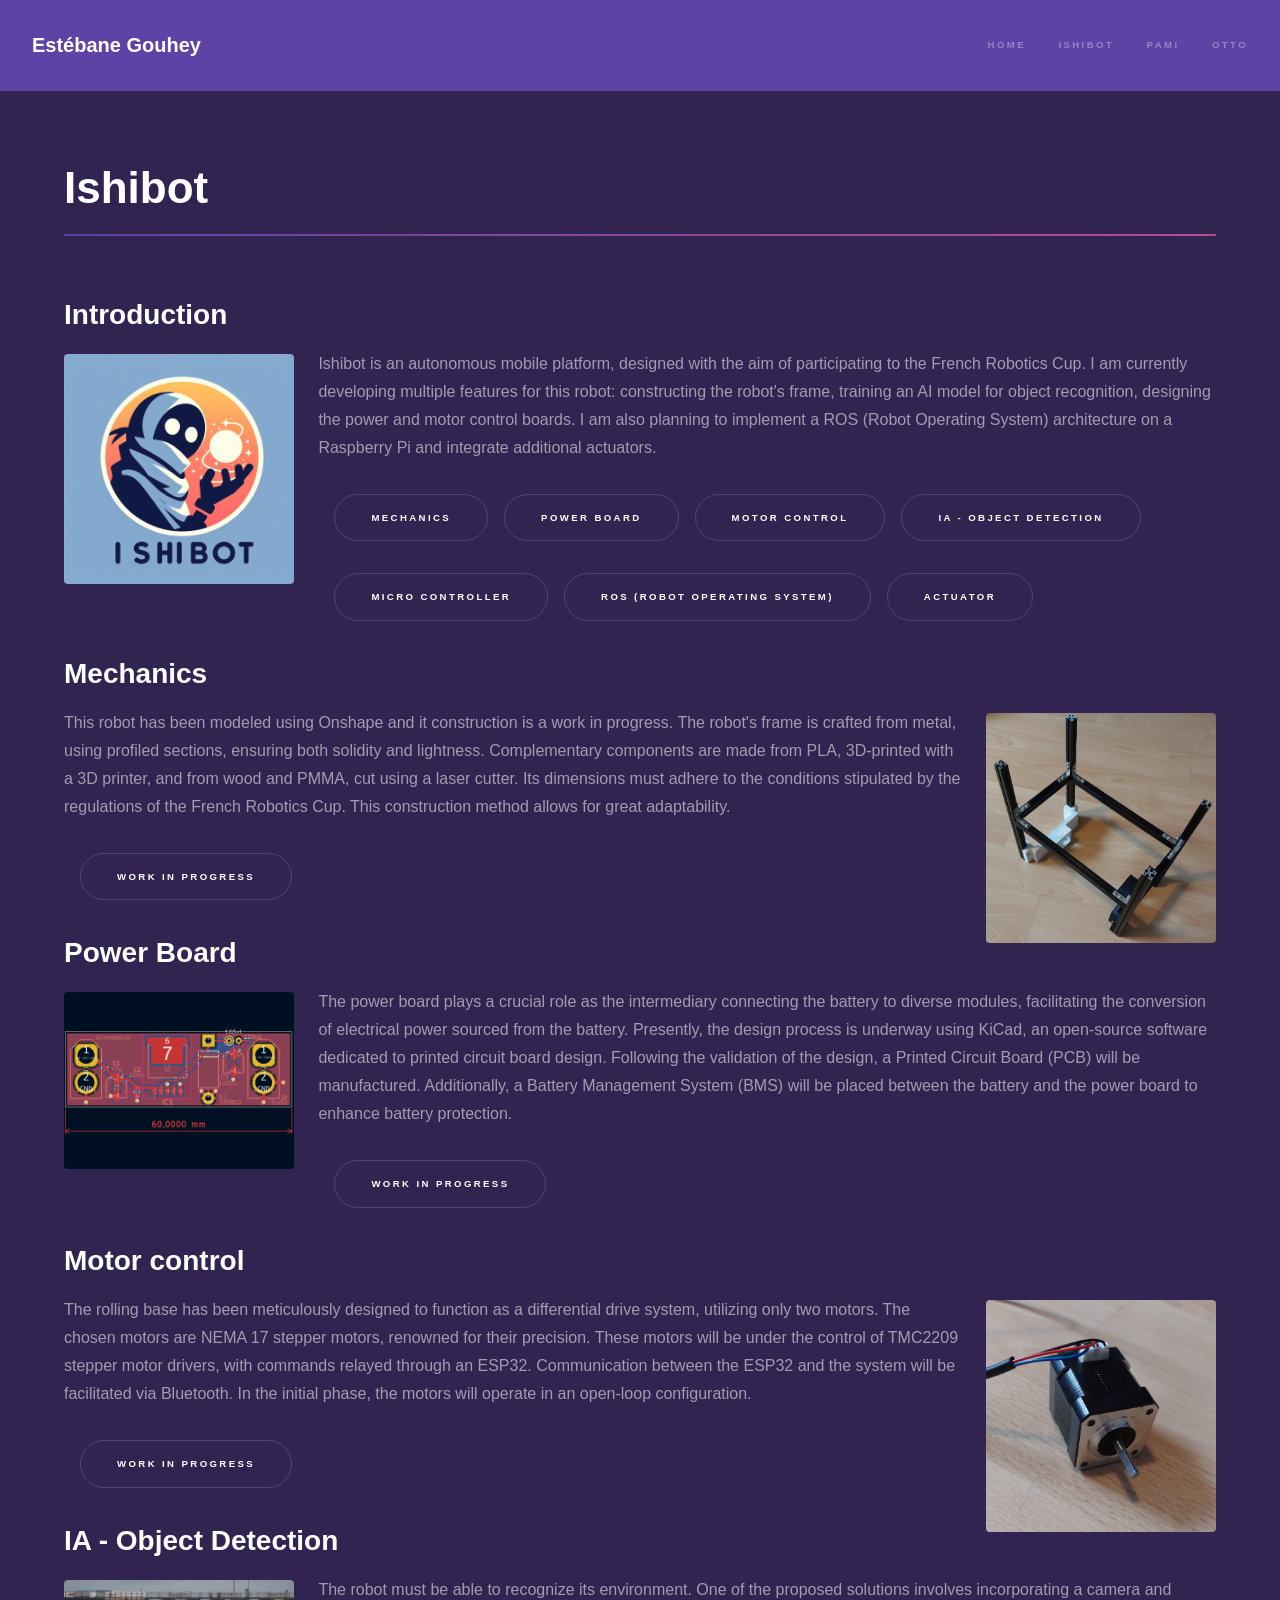
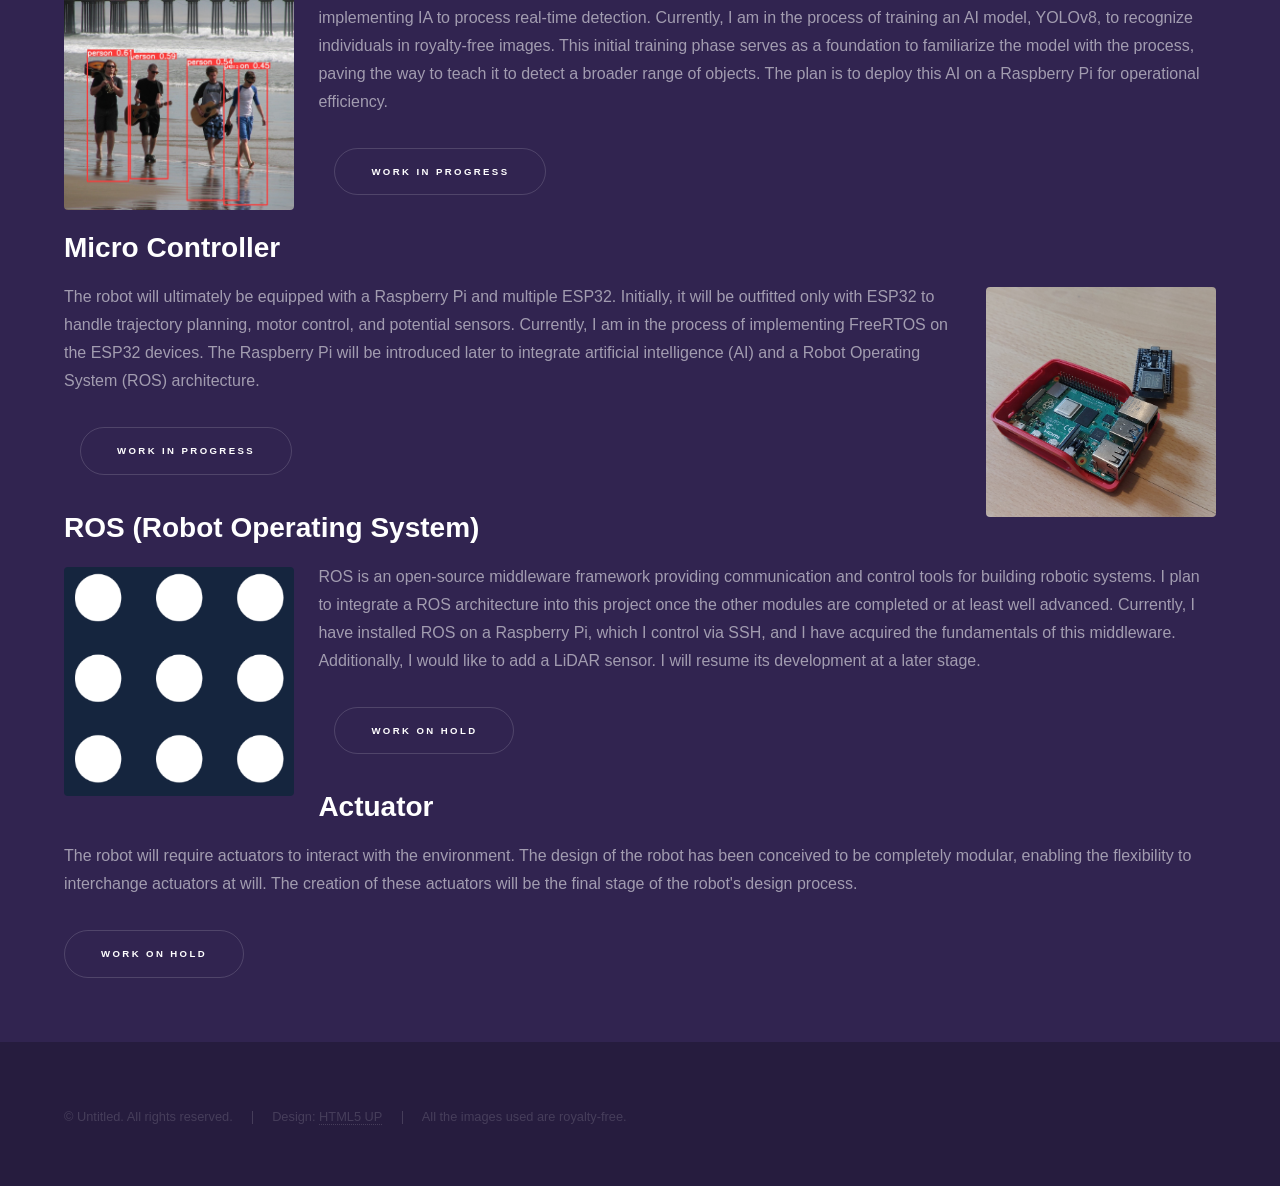
<file: ishibot.html>
<!DOCTYPE HTML>
<html>
	<head>
		<title>ishibot</title>
		<meta charset="utf-8" />
		<meta name="viewport" content="width=device-width, initial-scale=1, user-scalable=no" />
		<link rel="stylesheet" href="assets/css/main.css" />
		<noscript><link rel="stylesheet" href="assets/css/noscript.css" /></noscript>
	</head>
	<body class="is-preload">

		<!-- Header -->
			<header id="header">
				<a href="index.html" class="title">Estébane Gouhey</a>
				<nav>
					<ul>
						<li><a href="index.html">Home</a></li>
						<li><a href="ishibot.html">Ishibot</a></li>
						<li><a href="pami.html">Pami</a></li>
						<li><a href="otto.html">Otto</a></li>
					</ul>
				</nav>
			</header>

		<!-- Wrapper -->
			<div id="wrapper">

				<!-- Main -->
					<section id="main" class="wrapper">
						<div class="inner">
							<h1 class="major">Ishibot</h1>

							<section id="Introduction">
								<h2>Introduction</h2>
								<p><span class="image left"><img src="images/ishibot2.jpg" alt="" /></span>Ishibot is an autonomous mobile platform, designed with the aim of participating to the French Robotics Cup. I am currently developing multiple features for this robot: constructing the robot's frame, training an AI model for object recognition, designing the power and motor control boards. I am also planning to implement a ROS (Robot Operating System) architecture on a Raspberry Pi and integrate additional actuators.</p>
								<ul class="actions">
									<li><a href="#Mechanics" class="button scrolly">Mechanics</a></li>
									<li><a href="#PowerBoard" class="button scrolly">Power Board</a></li>
									<li><a href="#MotorControl" class="button scrolly">Motor Control</a></li>
									<li><a href="#IA-ObjectDetection" class="button scrolly">IA - Object Detection</a></li>
								</ul>
								<ul class="actions">
									<li><a href="#MicroController" class="button scrolly">Micro Controller</a></li>
									<li><a href="#ROS" class="button scrolly">ROS (Robot Operating System)</a></li>
									<li><a href="#Actuator" class="button scrolly">Actuator</a></li>
								</ul>
								
							</section>

							<section id="Mechanics">
								<h2>Mechanics</h2>
								<p><span class="image right"><img src="images/frame.jpg" alt="" /></span>This robot has been modeled using Onshape and it construction is a work in progress. The robot's frame is crafted from metal, using profiled sections, ensuring both solidity and lightness. Complementary components are made from PLA, 3D-printed with a 3D printer, and from wood and PMMA, cut using a laser cutter. Its dimensions must adhere to the conditions stipulated by the regulations of the French Robotics Cup. This construction method allows for great adaptability. </p>
								<ul class="actions">
									<li><a href="" class="button">Work in progress</a></li>
								</ul>
							</section>

							<section id="PowerBoard">
								<h2>Power Board</h2>
								<p><span class="image left"><img src="images/PCB_TEST.png" alt="" /></span>
									The power board plays a crucial role as the intermediary connecting the battery to diverse modules, facilitating the conversion of electrical power sourced from the battery. Presently, the design process is underway using KiCad, an open-source software dedicated to printed circuit board design. Following the validation of the design, a Printed Circuit Board (PCB) will be manufactured. Additionally, a Battery Management System (BMS) will be placed between the battery and the power board to enhance battery protection.</p>
								<ul class="actions">
									<li><a href="" class="button">Work in progress</a></li>
								</ul>
							</section>

							<section id="MotorControl">
								<h2>Motor control</h2>
								<p><span class="image right"><img src="images/motor.jpg" alt="" /></span>The rolling base has been meticulously designed to function as a differential drive system, utilizing only two motors. The chosen motors are NEMA 17 stepper motors, renowned for their precision. These motors will be under the control of TMC2209 stepper motor drivers, with commands relayed through an ESP32. Communication between the ESP32 and the system will be facilitated via Bluetooth. In the initial phase, the motors will operate in an open-loop configuration.</p>
								<ul class="actions">
									<li><a href="" class="button">Work in progress</a></li>
								</ul>
							</section>

							<section id="IA-ObjectDetection">
								<h2>IA - Object Detection</h2>
								<p><span class="image left"><img src="images/music.jpg" alt="" /></span>The robot must be able to recognize its environment. One of the proposed solutions involves incorporating a camera and implementing IA to process real-time detection. Currently, I am in the process of training an AI model, YOLOv8, to recognize individuals in royalty-free images. This initial training phase serves as a foundation to familiarize the model with the process, paving the way to teach it to detect a broader range of objects. The plan is to deploy this AI on a Raspberry Pi for operational efficiency.</p>
								<ul class="actions">
									<li><a href="" class="button">Work in progress</a></li>
								</ul>
							</section>

							<section id="MicroController">
								<h2>Micro Controller</h2>
								<p><span class="image right"><img src="images/microship.jpg" alt="" /></span>The robot will ultimately be equipped with a Raspberry Pi and multiple ESP32. Initially, it will be outfitted only with ESP32 to handle trajectory planning, motor control, and potential sensors. Currently, I am in the process of implementing FreeRTOS on the ESP32 devices. The Raspberry Pi will be introduced later to integrate artificial intelligence (AI) and a Robot Operating System (ROS) architecture. </p>
								<ul class="actions">
									<li><a href="" class="button">Work in progress</a></li>
								</ul>
							</section>

							<section id="ROS">
								<h2>ROS (Robot Operating System)</h2>
								<p><span class="image left"><img src="images/ROS.png" alt="" /></span>ROS is an open-source middleware framework providing communication and control tools for building robotic systems. I plan to integrate a ROS architecture into this project once the other modules are completed or at least well advanced. Currently, I have installed ROS on a Raspberry Pi, which I control via SSH, and I have acquired the fundamentals of this middleware. Additionally, I would like to add a LiDAR sensor. I will resume its development at a later stage.</p>
								<ul class="actions">
									<li><a href="" class="button">Work on hold</a></li>
								</ul>
							</section>

							<section id="Actuator">
								<h2>Actuator</h2>
								<p>The robot will require actuators to interact with the environment. The design of the robot has been conceived to be completely modular, enabling the flexibility to interchange actuators at will. The creation of these actuators will be the final stage of the robot's design process.</p>
								<ul class="actions">
									<li><a href="" class="button">Work on hold</a></li>
								</ul>
							</section>
						</div>
					</section>

					

			</div>

		<!-- Footer -->
			<footer id="footer" class="wrapper alt">
				<div class="inner">
					<ul class="menu">
						<li>&copy; Untitled. All rights reserved.</li><li>Design: <a href="http://html5up.net">HTML5 UP</a></li><li>All the images used are royalty-free.</li>
					</ul>
				</div>
			</footer>

		<!-- Scripts -->
			<script src="assets/js/jquery.min.js"></script>
			<script src="assets/js/jquery.scrollex.min.js"></script>
			<script src="assets/js/jquery.scrolly.min.js"></script>
			<script src="assets/js/browser.min.js"></script>
			<script src="assets/js/breakpoints.min.js"></script>
			<script src="assets/js/util.js"></script>
			<script src="assets/js/main.js"></script>

	</body>
</html>
</file>
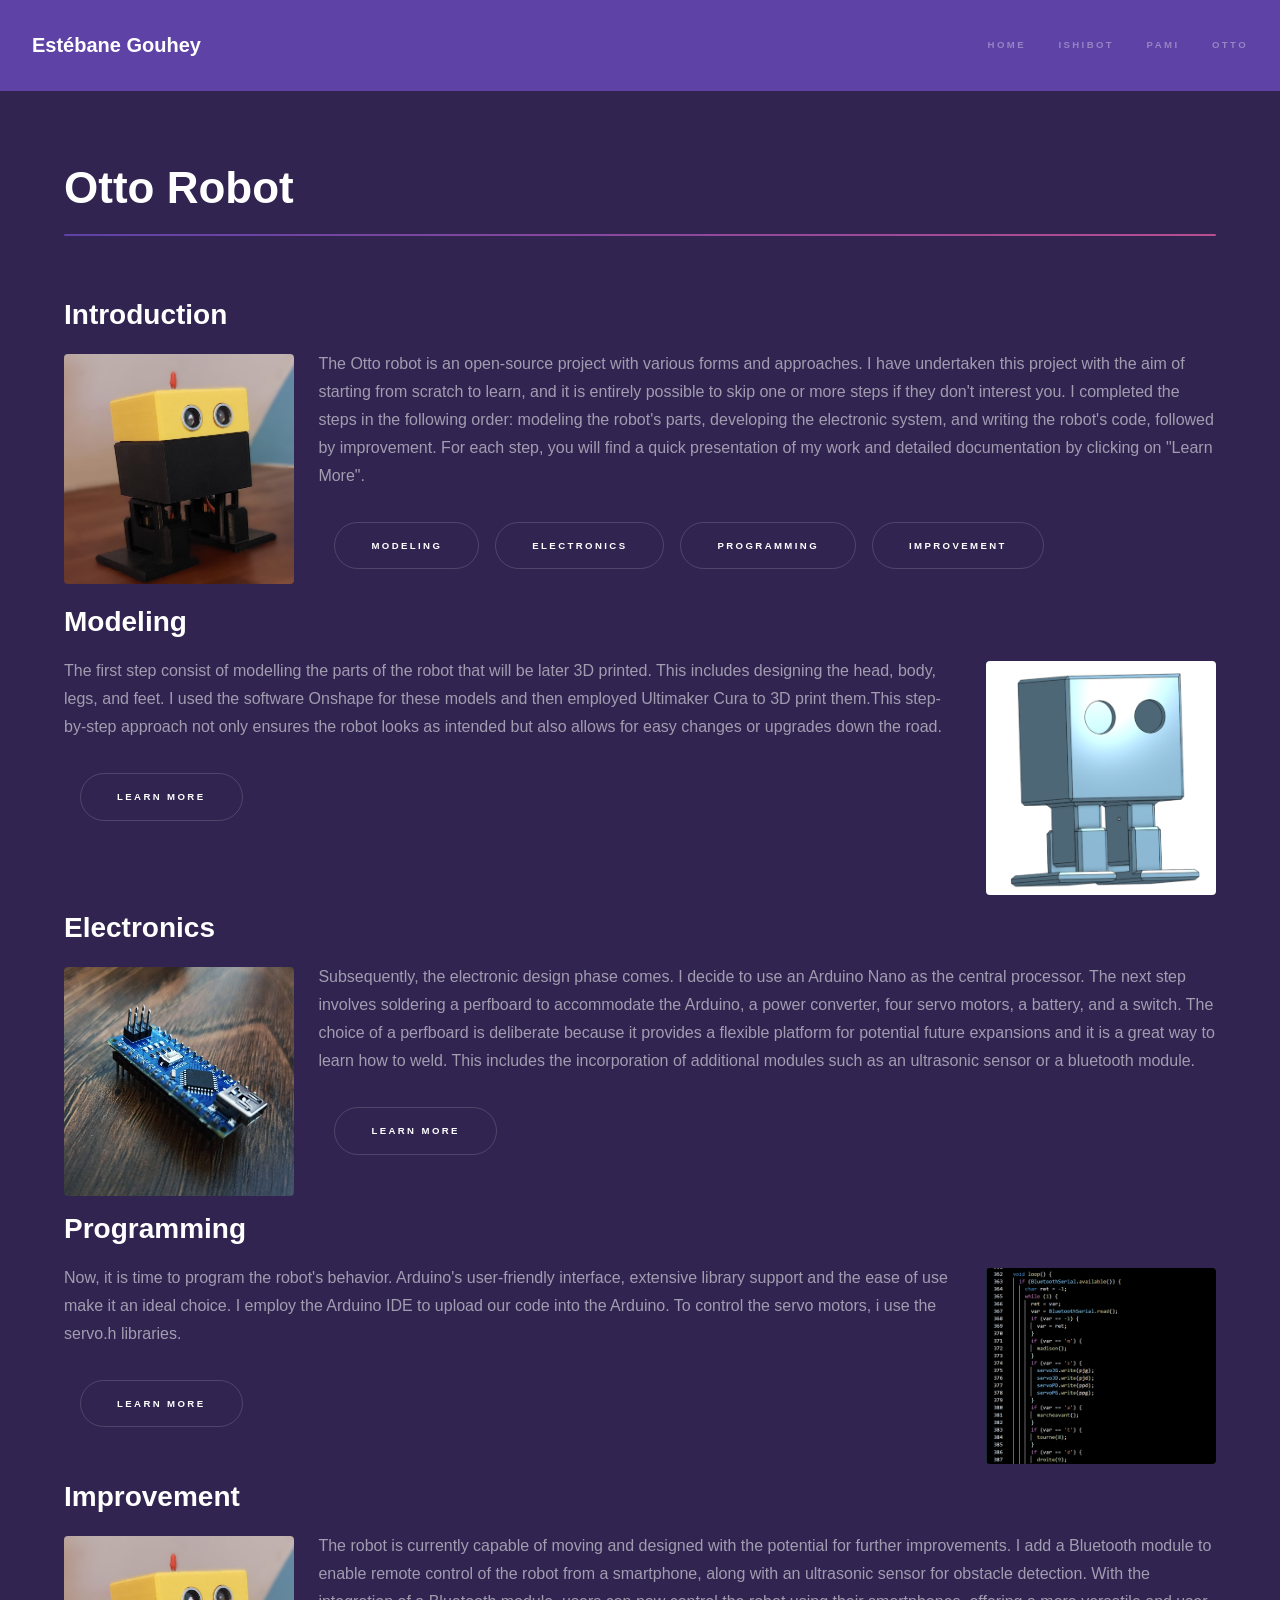
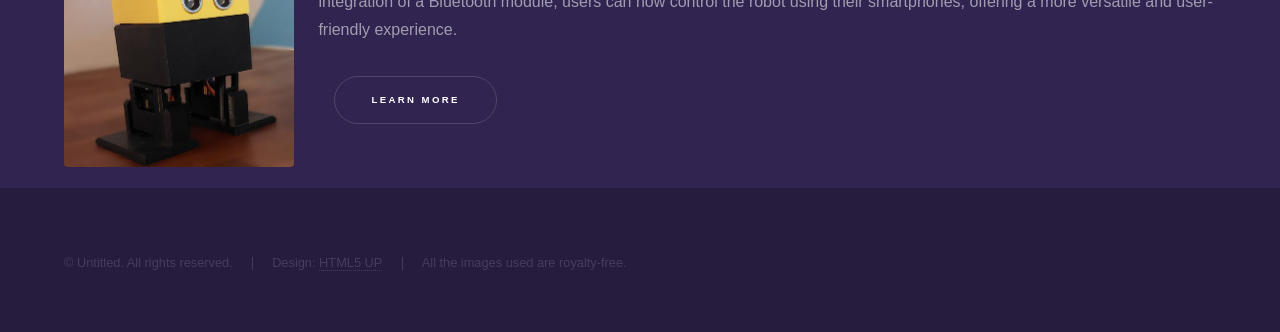
<file: otto.html>
<!DOCTYPE HTML>
<html>
	<head>
		<title>Otto</title>
		<meta charset="utf-8" />
		<meta name="viewport" content="width=device-width, initial-scale=1, user-scalable=no" />
		<link rel="stylesheet" href="assets/css/main.css" />
		<noscript><link rel="stylesheet" href="assets/css/noscript.css" /></noscript>
	</head>
	<body class="is-preload">

		<!-- Header -->
			<header id="header">
				<a href="index.html" class="title">Estébane Gouhey</a>
				<nav>
					<ul>
						<li><a href="index.html">Home</a></li>
						<li><a href="ishibot.html">Ishibot</a></li>
						<li><a href="pami.html">Pami</a></li>
						<li><a href="otto.html">Otto</a></li>
					</ul>
				</nav>
			</header>

		<!-- Wrapper -->
			<div id="wrapper">

				<!-- Main -->
					<section id="main" class="wrapper">
						<div class="inner">
							<h1 class="major">Otto Robot</h1>

								<section>
									<h2>Introduction</h2>
									<p><span class="image left"><img src="images/otto.jpg" alt="" /></span>The Otto robot is an open-source project with various forms and approaches. I have undertaken this project with the aim of starting from scratch to learn, and it is entirely possible to skip one or more steps if they don't interest you. I completed the steps in the following order: modeling the robot's parts, developing the electronic system, and writing the robot's code, followed by improvement. For each step, you will find a quick presentation of my work and detailed documentation by clicking on "Learn More".</p>
									<ul class="actions">
										<li><a href="#Modeling" class="button scrolly">Modeling</a></li>
										<li><a href="#Electronics" class="button scrolly">Electronics</a></li>
										<li><a href="#Programming" class="button scrolly">Programming</a></li>
										<li><a href="#Improvement" class="button scrolly">Improvement</a></li>
									</ul>
								</section>
								<div class="clear"></div>

								<section id="Modeling">
									<h2>Modeling</h2>
									<p><span class="image right"><img src="images/Otto_model.png" alt="" /></span>The first step consist of modelling the parts of the robot that will be later 3D printed. This includes designing the head, body, legs, and feet. I used the software Onshape for these models and then employed Ultimaker Cura to 3D print them.This step-by-step approach not only ensures the robot looks as intended but also allows for easy changes or upgrades down the road.</p>
									<ul class="actions">
										<li><a href="otto_modelling.html" class="button">Learn more</a></li>
									</ul>
								</section>
								<div class="clear"></div>

								<section id="Electronics">
									<h2>Electronics</h2>
									<p><span class="image left"><img src="images/arduino.jpg" alt="" /></span>Subsequently, the electronic design phase comes. I decide to use an Arduino Nano as the central processor. The next step involves soldering a perfboard to accommodate the Arduino, a power converter, four servo motors, a battery, and a switch. The choice of a perfboard is deliberate because it provides a flexible platform for potential future expansions and it is a great way to learn how to weld. This includes the incorporation of additional modules such as an ultrasonic sensor or a bluetooth module.                                                                                       </p>
									<ul class="actions">
										<li><a href="otto_electronic.html" class="button">Learn more</a></li>
									</ul>
								</section>
								<div class="clear"></div>

								<section id="Programming">
									<h2>Programming</h2>
									<p><span class="image right"><img src="images/code.png" alt="" /></span>Now, it is time to program the robot's behavior. Arduino's user-friendly interface, extensive library support and the ease of use make it an ideal choice. I employ the Arduino IDE to upload our code into the Arduino. To control the servo motors, i use the servo.h libraries. </p>
									<ul class="actions">
										<li><a href="otto_programming.html" class="button">Learn more</a></li>
									</ul>
								</section>
								<div class="clear"></div>

								<section id="Improvement">
									<h2>Improvement</h2>
									<p><span class="image left"><img src="images/otto.jpg" alt="" /></span>The robot is currently capable of moving and designed with the potential for further improvements. I add a Bluetooth module to enable remote control of the robot from a smartphone, along with an ultrasonic sensor for obstacle detection. With the integration of a Bluetooth module, users can now control the robot using their smartphones, offering a more versatile and user-friendly experience.</p>
									<ul class="actions">
										<li><a href="otto_improvment.html" class="button">Learn more</a></li>
									</ul>
								</section>
						</div>
					</section>

			</div>

		<!-- Footer -->
			<footer id="footer" class="wrapper alt">
				<div class="inner">
					<ul class="menu">
						<li>&copy; Untitled. All rights reserved.</li><li>Design: <a href="http://html5up.net">HTML5 UP</a></li><li>All the images used are royalty-free.</li>
					</ul>
				</div>
			</footer>

		<!-- Scripts -->
			<script src="assets/js/jquery.min.js"></script>
			<script src="assets/js/jquery.scrollex.min.js"></script>
			<script src="assets/js/jquery.scrolly.min.js"></script>
			<script src="assets/js/browser.min.js"></script>
			<script src="assets/js/breakpoints.min.js"></script>
			<script src="assets/js/util.js"></script>
			<script src="assets/js/main.js"></script>

	</body>
</html>
</file>
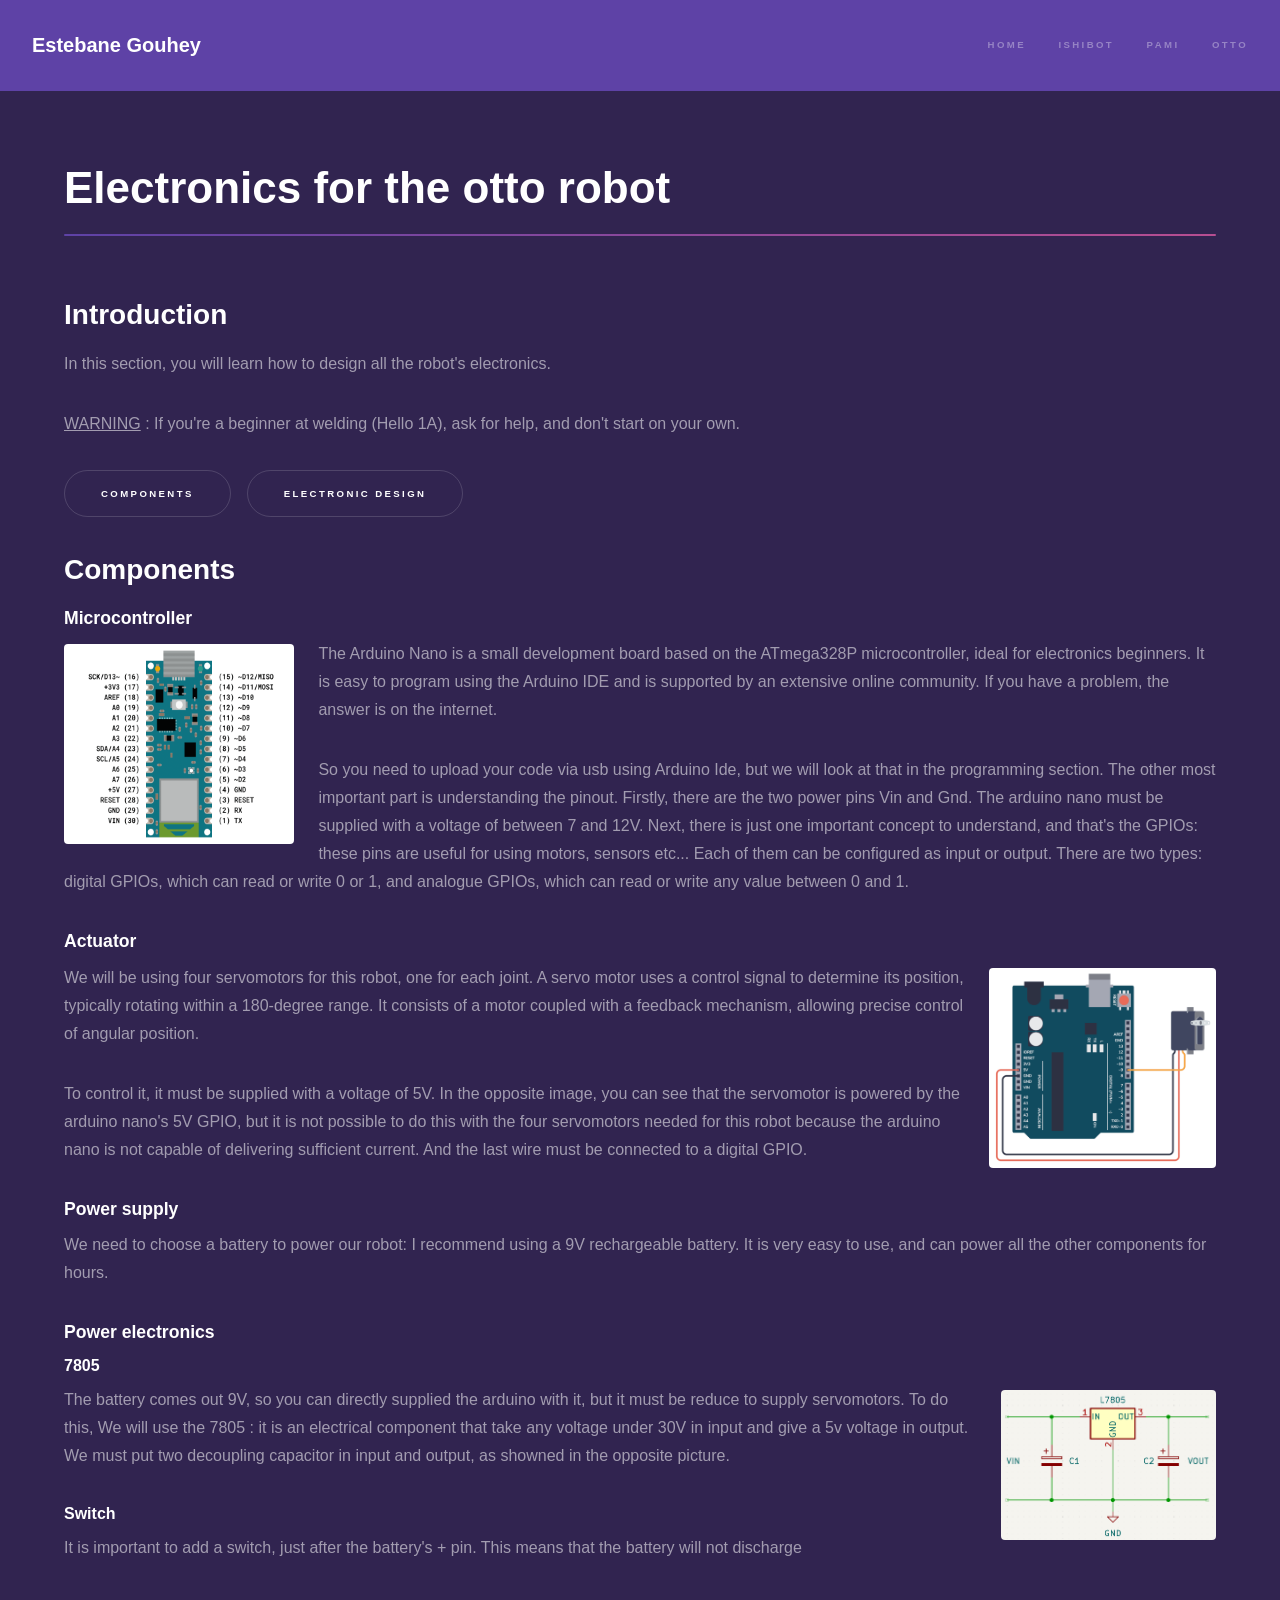
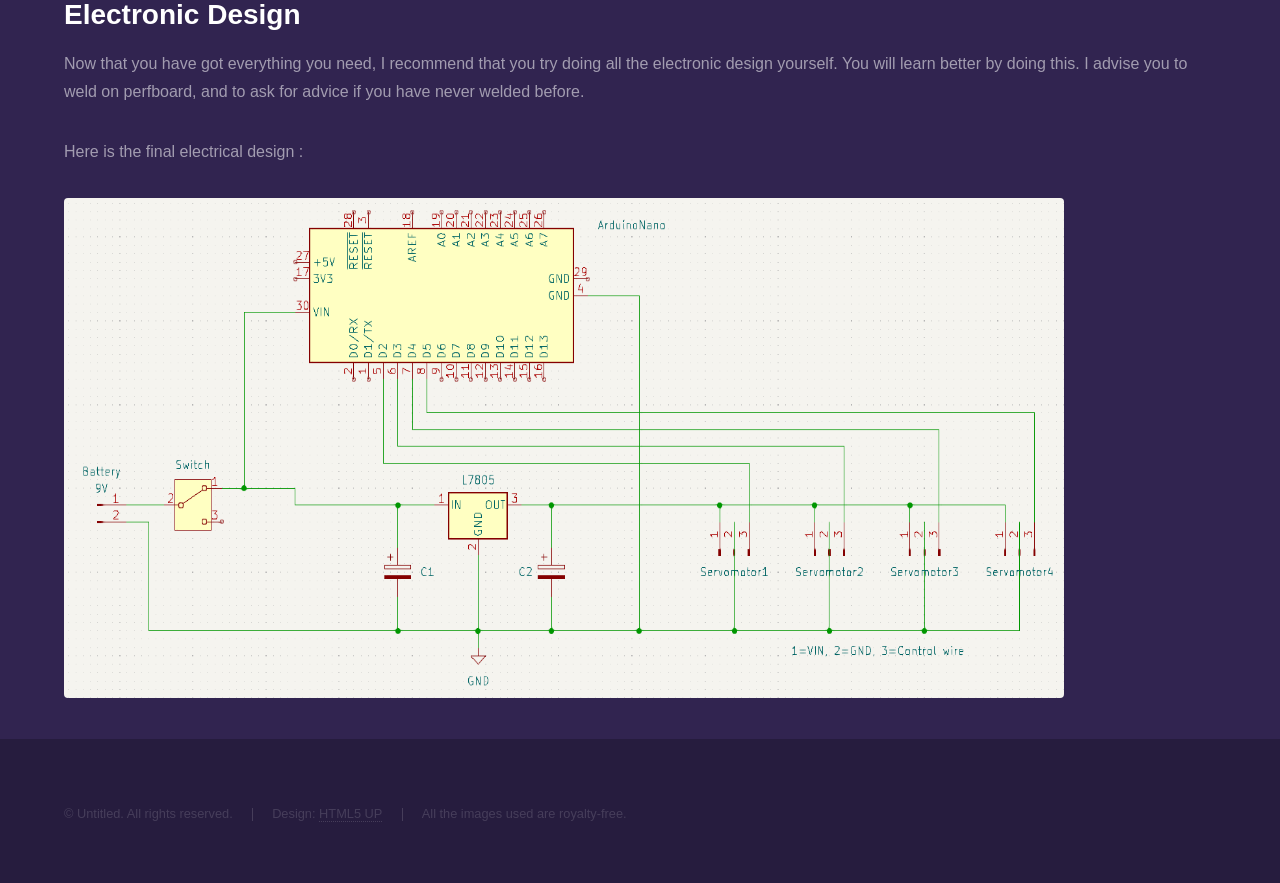
<file: otto_electronic.html>
<!DOCTYPE HTML>
<!--
	Hyperspace by HTML5 UP
	html5up.net | @ajlkn
	Free for personal and commercial use under the CCA 3.0 license (html5up.net/license)
-->
<html>
	<head>
		<title>Otto - Electronic</title>
		<meta charset="utf-8" />
		<meta name="viewport" content="width=device-width, initial-scale=1, user-scalable=no" />
		<link rel="stylesheet" href="assets/css/main.css" />
		<noscript><link rel="stylesheet" href="assets/css/noscript.css" /></noscript>
	</head>
	<body class="is-preload">

		<!-- Header -->
			<header id="header">
				<a href="index.html" class="title">Estebane Gouhey</a>
				<nav>
					<ul>
						<li><a href="index.html">Home</a></li>
						<li><a href="ishibot.html">Ishibot</a></li>
						<li><a href="pami.html">Pami</a></li>
						<li><a href="otto.html">Otto</a></li>
					</ul>
				</nav>
			</header>

		<!-- Wrapper -->
			<div id="wrapper">

				<!-- Main -->
					<section id="main" class="wrapper">
						<div class="inner">
							<h1 class="major">Electronics for the otto robot</h1>

								<section>
									<h2>Introduction</h2>
									<p>In this section, you will learn how to design all the robot's electronics. </p>
                                    <p> <u>WARNING</u> : If you're a beginner at welding (Hello 1A), ask for help, and don't start on your own. </p>
									<ul class="actions">
										<li><a href="#Component" class="button scrolly">Components</a></li>
										<li><a href="#Design" class="button scrolly">Electronic design</a></li>
									</ul>
								</section>
			
								<section id="Component">
									<h2>Components</h2>

                                    <h3>Microcontroller</h3>
									<p><span class="image left"><img src="images/arduino-nano-33-pinout.png" alt="" width="200" height="200" /></span>The Arduino Nano is a small development board based on the ATmega328P microcontroller, ideal for electronics beginners. It is easy to program using the Arduino IDE and is supported by an extensive online community. If you have a problem, the answer is on the internet.</p>
                                    <p>So you need to upload your code via usb using Arduino Ide, but we will look at that in the programming section. The other most important part is understanding the pinout. Firstly, there are the two power pins Vin and Gnd. The arduino nano must be supplied with a voltage of between 7 and 12V. Next, there is just one important concept to understand, and that's the GPIOs: these pins are useful for using motors, sensors etc... Each of them can be configured as input or output. There are two types: digital GPIOs, which can read or write 0 or 1, and analogue GPIOs, which can read or write any value between 0 and 1.</p>
									<h3>Actuator</h3>
									<p><span class="image right"><img src="images/servomotor.png" alt="" width="200" height="200" /></span>We will be using four servomotors for this robot, one for each joint. A servo motor uses a control signal to determine its position, typically rotating within a 180-degree range. It consists of a motor coupled with a feedback mechanism, allowing precise control of angular position. </p>
                                    <p>To control it, it must be supplied with a voltage of 5V. In the opposite image, you can see that the servomotor is powered by the arduino nano's 5V GPIO, but it is not possible to do this with the four servomotors needed for this robot because the arduino nano is not capable of delivering sufficient current. And the last wire must be connected to a digital GPIO.</p>
									<h3>Power supply</h3>
									<p>We need to choose a battery to power our robot: I recommend using a 9V rechargeable battery. It is very easy to use, and can power all the other components for hours.</p>
                                    <h3>Power electronics</h3>
                                    <h4>7805</h4>
									<p><span class="image right"><img src="images/7805.png" alt="" width="150" height="150" /></span>The battery comes out 9V, so you can directly supplied the arduino with it, but it must be reduce to supply servomotors. To do this, We will use the 7805 : it is an electrical component that take any voltage under 30V in input and give a 5v voltage in output. We must put two decoupling capacitor in input and output, as showned in the opposite picture.</p>
                                    <h4>Switch</h4>
									<p>It is important to add a switch, just after the battery's + pin. This means that the battery will not discharge </p>

								</section>

								<section id="Design">
									<h2>Electronic Design</h2>
									<p>Now that you have got everything you need, I recommend that you try doing all the electronic design yourself. You will learn better by doing this. I advise you to weld on perfboard, and to ask for advice if you have never welded before.</p>
									<p>Here is the final electrical design :</p>
									<span class="image"><img src="images/Design.png" alt="" width="1000" height="500" /></span>
								</section>

								
								
						</div>
					</section>



			</div>






		<!-- Footer -->
        <footer id="footer" class="wrapper alt">
            <div class="inner">
                <ul class="menu">
                    <li>&copy; Untitled. All rights reserved.</li><li>Design: <a href="http://html5up.net">HTML5 UP</a></li><li>All the images used are royalty-free.</li>
                </ul>
            </div>
        </footer>

		<!-- Scripts -->
			<script src="assets/js/jquery.min.js"></script>
			<script src="assets/js/jquery.scrollex.min.js"></script>
			<script src="assets/js/jquery.scrolly.min.js"></script>
			<script src="assets/js/browser.min.js"></script>
			<script src="assets/js/breakpoints.min.js"></script>
			<script src="assets/js/util.js"></script>
			<script src="assets/js/main.js"></script>

	</body>
</html>
</file>
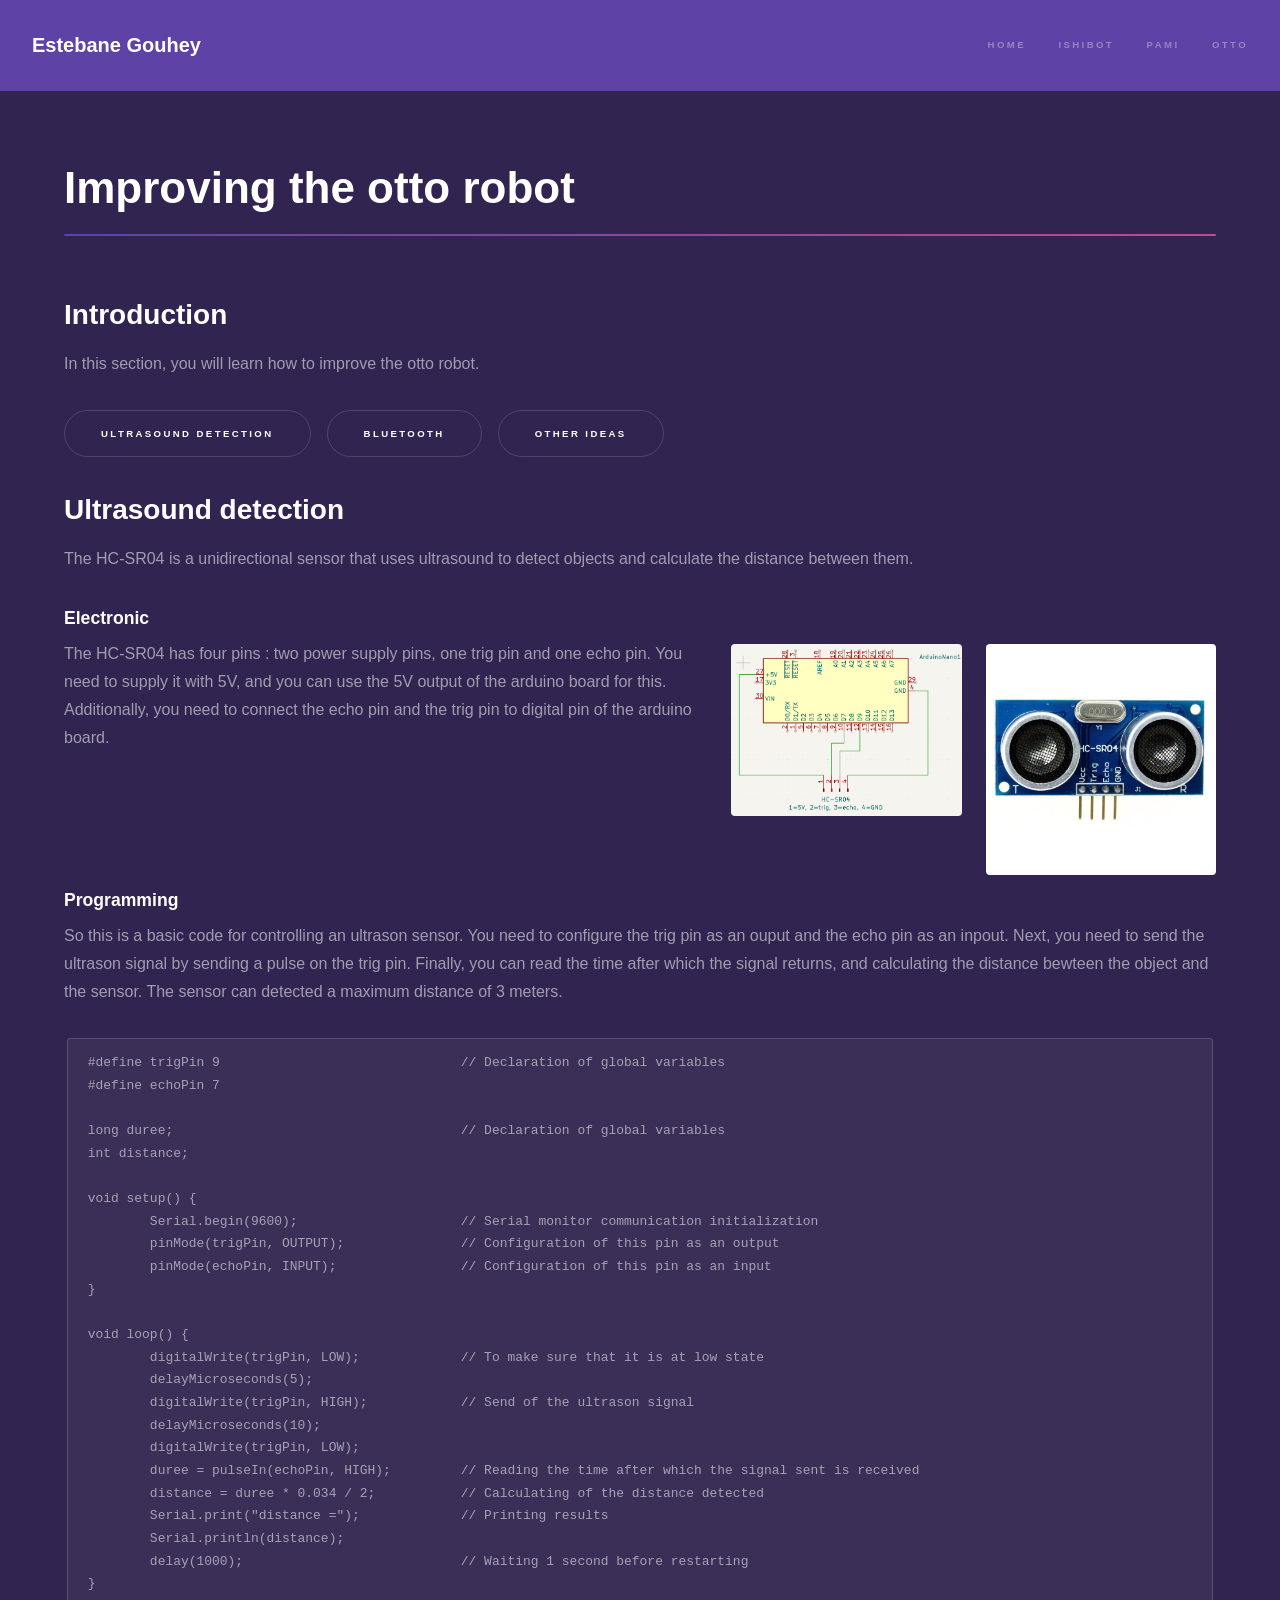
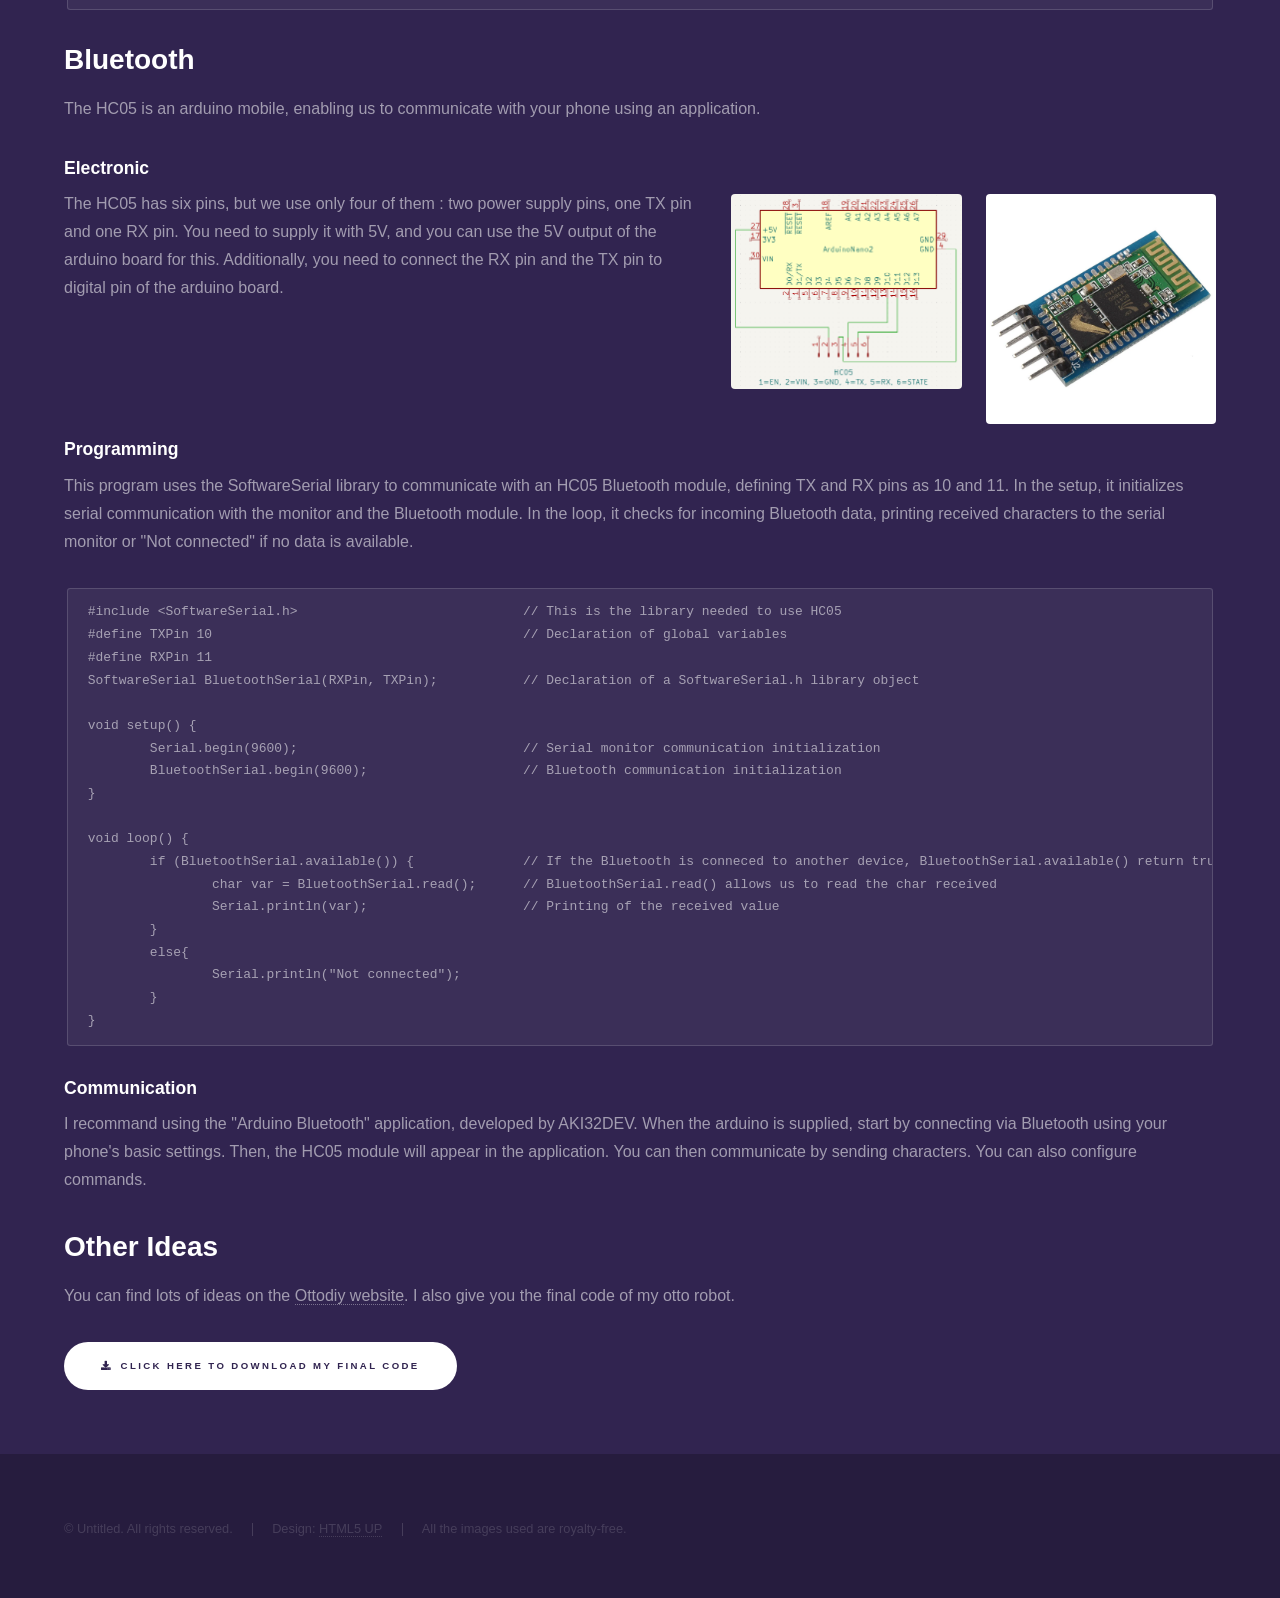
<file: otto_improvment.html>
<!DOCTYPE HTML>
<!--
	Hyperspace by HTML5 UP
	html5up.net | @ajlkn
	Free for personal and commercial use under the CCA 3.0 license (html5up.net/license)
-->
<html>
	<head>
		<title>Otto - Improvement</title>
		<meta charset="utf-8" />
		<meta name="viewport" content="width=device-width, initial-scale=1, user-scalable=no" />
		<link rel="stylesheet" href="assets/css/main.css" />
		<noscript><link rel="stylesheet" href="assets/css/noscript.css" /></noscript>
	</head>
	<body class="is-preload">

		<!-- Header -->
			<header id="header">
				<a href="index.html" class="title">Estebane Gouhey</a>
				<nav>
					<ul>
						<li><a href="index.html">Home</a></li>
						<li><a href="ishibot.html">Ishibot</a></li>
						<li><a href="pami.html">Pami</a></li>
						<li><a href="otto.html">Otto</a></li>
					</ul>
				</nav>
			</header>

		<!-- Wrapper -->
			<div id="wrapper">

				<!-- Main -->
					<section id="main" class="wrapper">
						<div class="inner">
							<h1 class="major">Improving the otto robot</h1>

								<section>
									<h2>Introduction</h2>
									<p>In this section, you will learn how to improve the otto robot.</p>
                                    <ul class="actions">
										<li><a href="#Ultrason" class="button scrolly">Ultrasound detection</a></li>
                                        <li><a href="#Bluetooth" class="button scrolly">Bluetooth</a></li>
                                        <li><a href="#Other" class="button scrolly">Other Ideas</a></li>
									</ul>
								</section>

								<section id="Ultrason">
									<h2>Ultrasound detection</h2>
									<p>The HC-SR04 is a unidirectional sensor that uses ultrasound to detect objects and calculate the distance between them. </p>
									<div class="clear"></div>
									<h3>Electronic</h3>
									<p><span class="image right"><img src="images/HCSR04.jpg" alt="" /></span><span class="image right"><img src="images/ELEC_HCSR04.png" alt="" /></span>The HC-SR04 has four pins : two power supply pins, one trig pin and one echo pin. You need to supply it with 5V, and you can use the 5V output of the arduino board for this. Additionally, you need to connect the echo pin and the trig pin to digital pin of the arduino board.</p>
									<div class="clear"></div>
									<h3>Programming</h3>
									<p>So this is a basic code for controlling an ultrason sensor. You need to configure the trig pin as an ouput and the echo pin as an inpout. Next, you need to send the ultrason signal by sending a pulse on the trig pin. Finally, you can read the time after which the signal returns, and calculating the distance bewteen the object and the sensor. The sensor can detected a maximum distance of 3 meters. </p>
									<pre><code>#define trigPin 9                 		// Declaration of global variables
#define echoPin 7
										
long duree;                       		// Declaration of global variables
int distance;
								
void setup() {
	Serial.begin(9600);			// Serial monitor communication initialization
	pinMode(trigPin, OUTPUT);       	// Configuration of this pin as an output
	pinMode(echoPin, INPUT);		// Configuration of this pin as an input
}
										
void loop() {
	digitalWrite(trigPin, LOW);     	// To make sure that it is at low state 
	delayMicroseconds(5);
	digitalWrite(trigPin, HIGH);    	// Send of the ultrason signal
	delayMicroseconds(10);
	digitalWrite(trigPin, LOW);
	duree = pulseIn(echoPin, HIGH); 	// Reading the time after which the signal sent is received 
	distance = duree * 0.034 / 2;   	// Calculating of the distance detected
	Serial.print("distance =");     	// Printing results
	Serial.println(distance);
	delay(1000);                    	// Waiting 1 second before restarting
}</code></pre>
								</section>

								<section id="Bluetooth">
									<h2>Bluetooth</h2>
									<p>The HC05 is an arduino mobile, enabling us to communicate with your phone using an application.</p>
									<h3>Electronic</h3>
									<p></span><span class="image right"><img src="images/hc05.webp" alt="" /></span><span class="image right"><img src="images/ELEC_HC05.png" alt="" /></span>The HC05 has six pins, but we use only four of them : two power supply pins, one TX pin and one RX pin. You need to supply it with 5V, and you can use the 5V output of the arduino board for this. Additionally, you need to connect the RX pin and the TX pin to digital pin of the arduino board.</p>
									<div class="clear"></div>
									<h3>Programming</h3>
									<p>This program uses the SoftwareSerial library to communicate with an HC05 Bluetooth module, defining TX and RX pins as 10 and 11. In the setup, it initializes serial communication with the monitor and the Bluetooth module. In the loop, it checks for incoming Bluetooth data, printing received characters to the serial monitor or "Not connected" if no data is available.</p>
									<pre><code>#include &ltSoftwareSerial.h&gt				// This is the library needed to use HC05
#define TXPin 10					// Declaration of global variables
#define RXPin 11														
SoftwareSerial BluetoothSerial(RXPin, TXPin);		// Declaration of a SoftwareSerial.h library object
																				
void setup() {
	Serial.begin(9600);				// Serial monitor communication initialization
	BluetoothSerial.begin(9600);			// Bluetooth communication initialization
}

void loop() {
	if (BluetoothSerial.available()) {		// If the Bluetooth is conneced to another device, BluetoothSerial.available() return true
		char var = BluetoothSerial.read();	// BluetoothSerial.read() allows us to read the char received
		Serial.println(var);			// Printing of the received value
	}
	else{
		Serial.println("Not connected");	
	}
}</code></pre>
									<h3>Communication</h3>
									<p> I recommand using the "Arduino Bluetooth" application, developed by AKI32DEV. When the arduino is supplied, start by connecting via Bluetooth using your phone's basic settings. Then, the HC05 module will appear in the application. You can then communicate by sending characters. You can also configure commands.</p>
								</section>

								<section id="Other">
									<h2>Other Ideas</h2>
									<p>You can find lots of ideas on the <a href="https://www.ottodiy.com/">Ottodiy website</a>. I also give you the final code of my otto robot.</p>
									<ul class="actions"><li><a href="Document_download/marche_normalement/marche_normalement.ino" class="button primary icon solid fa-download">Click here to download my final code</a></li></ul>
								</section>
						</div>
					</section>
			</div>
		<!-- Footer -->
        <footer id="footer" class="wrapper alt">
            <div class="inner">
                <ul class="menu">
                    <li>&copy; Untitled. All rights reserved.</li><li>Design: <a href="http://html5up.net">HTML5 UP</a></li><li>All the images used are royalty-free.</li>
                </ul>
            </div>
        </footer>

		<!-- Scripts -->
			<script src="assets/js/jquery.min.js"></script>
			<script src="assets/js/jquery.scrollex.min.js"></script>
			<script src="assets/js/jquery.scrolly.min.js"></script>
			<script src="assets/js/browser.min.js"></script>
			<script src="assets/js/breakpoints.min.js"></script>
			<script src="assets/js/util.js"></script>
			<script src="assets/js/main.js"></script>

	</body>
</html>
</file>
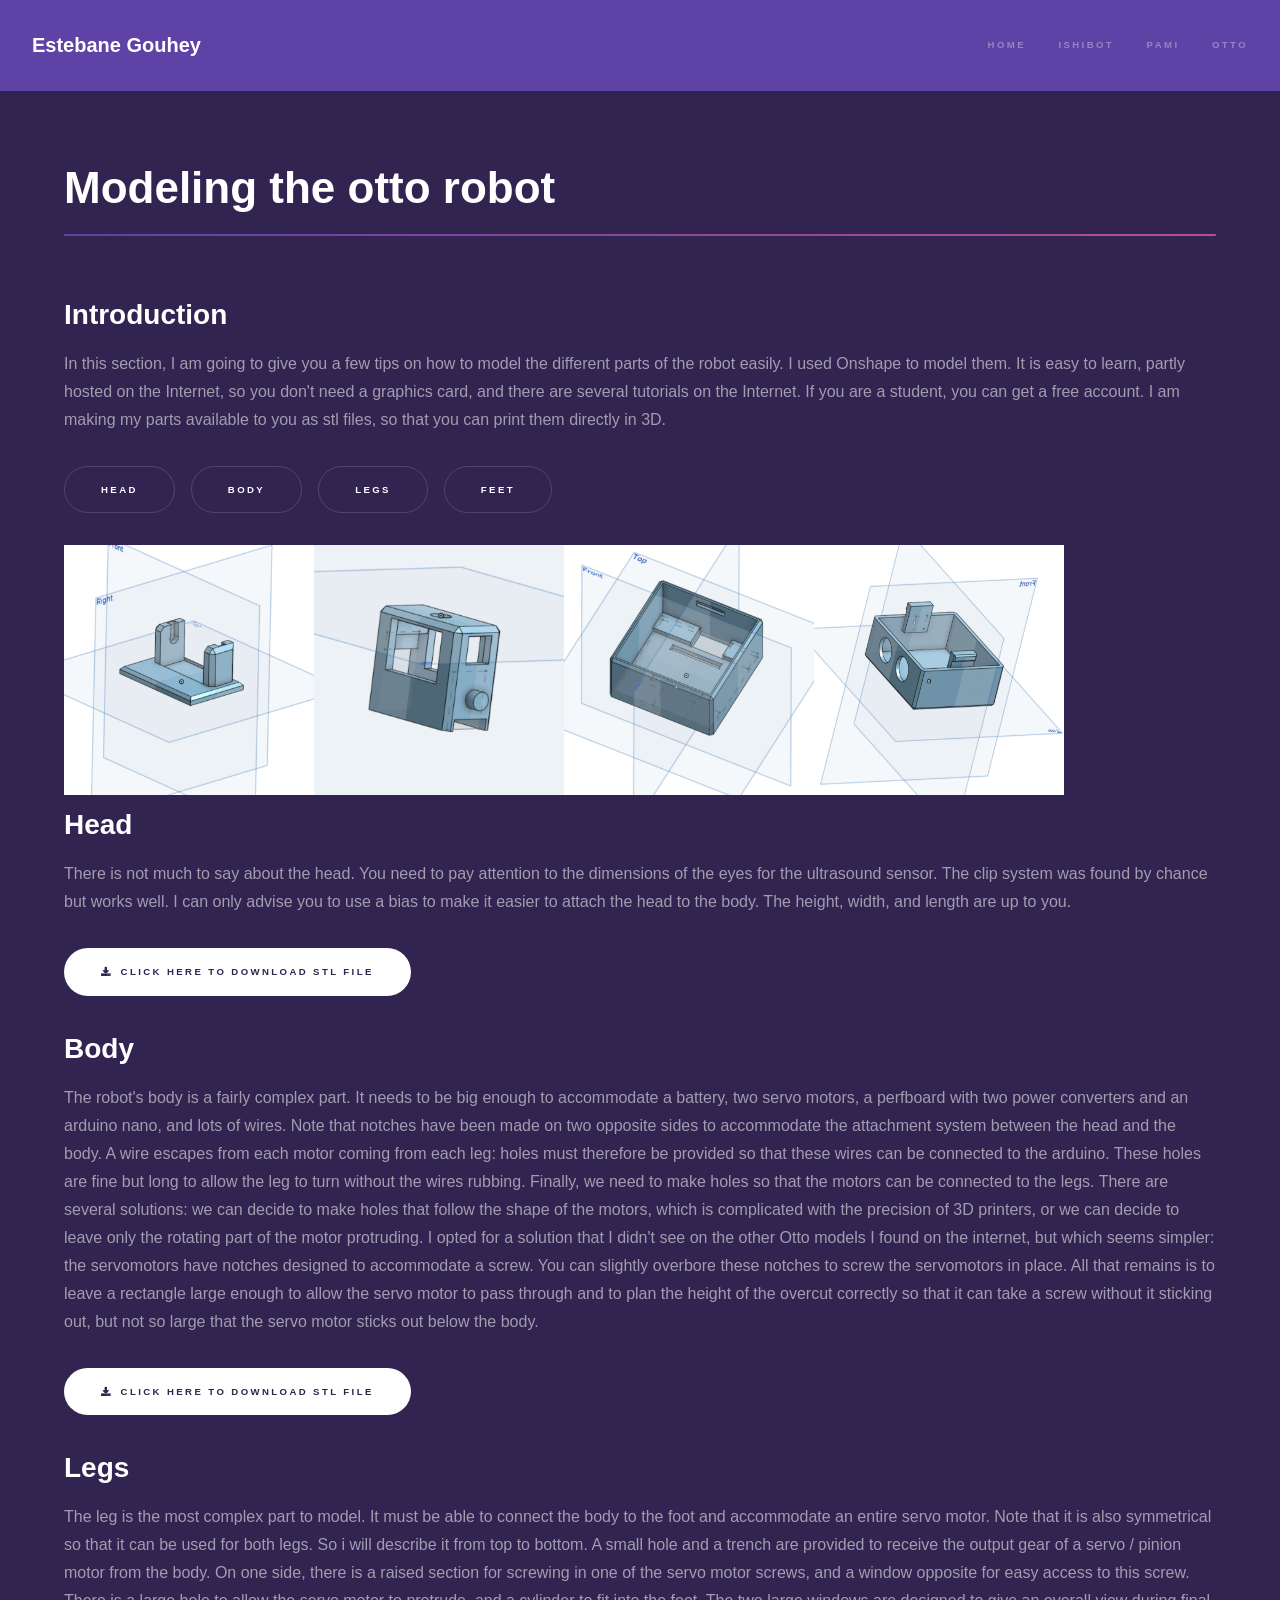
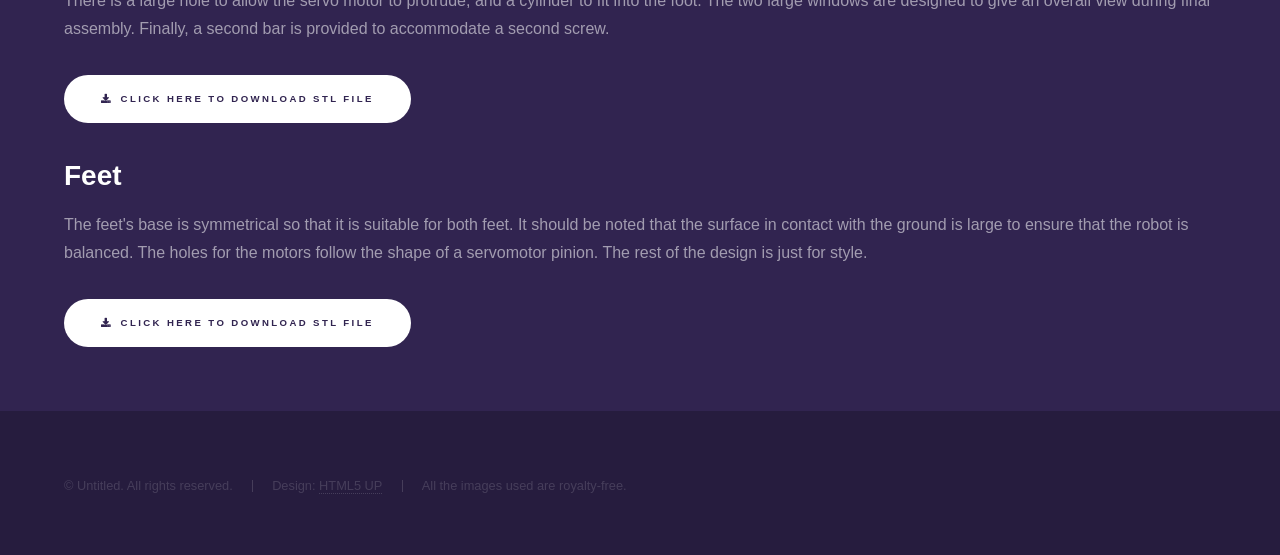
<file: otto_modelling.html>
<!DOCTYPE HTML>
<!--
	Hyperspace by HTML5 UP
	html5up.net | @ajlkn
	Free for personal and commercial use under the CCA 3.0 license (html5up.net/license)
-->
<html>
	<head>
		<title>Otto - Modelling</title>
		<meta charset="utf-8" />
		<meta name="viewport" content="width=device-width, initial-scale=1, user-scalable=no" />
		<link rel="stylesheet" href="assets/css/main.css" />
		<noscript><link rel="stylesheet" href="assets/css/noscript.css" /></noscript>
	</head>
	<body class="is-preload">

		<!-- Header -->
			<header id="header">
				<a href="index.html" class="title">Estebane Gouhey</a>
				<nav>
					<ul>
						<li><a href="index.html">Home</a></li>
						<li><a href="ishibot.html">Ishibot</a></li>
						<li><a href="pami.html">Pami</a></li>
						<li><a href="otto.html">Otto</a></li>
					</ul>
				</nav>
			</header>

		<!-- Wrapper -->
			<div id="wrapper">

				<!-- Main -->
					<section id="main" class="wrapper">
						<div class="inner">
							<h1 class="major">Modeling the otto robot</h1>

								<section>
									<h2>Introduction</h2>
									<p>In this section, I am going to give you a few tips on how to model the different parts of the robot easily. I used Onshape to model them. It is easy to learn, partly hosted on the Internet, so you don't need a graphics card, and there are several tutorials on the Internet. If you are a student, you can get a free account. I am making my parts available to you as stl files, so that you can print them directly in 3D.</p>
                                    <ul class="actions">
										<li><a href="#Head" class="button scrolly">Head</a></li>
                                        <li><a href="#Body" class="button scrolly">Body</a></li>
                                        <li><a href="#Legs" class="button scrolly">Legs</a></li>
                                        <li><a href="#Feet" class="button scrolly">Feet</a></li>
									</ul>
                                    <span class="images fit"><img src="images/Pied.png" alt="" width="250" height="250"/><img src="images/jambe1.png" alt="" width="250" height="250"/><img src="images/corps.png" alt="" width="250" height="250"/><img src="images/tete.png" alt="" width="250" height="250"/></span>
                                
								</section>

                                <section id="Head">
									<h2>Head</h2>
									<p>There is not much to say about the head. You need to pay attention to the dimensions of the eyes for the ultrasound sensor. The clip system was found by chance but works well. I can only advise you to use a bias to make it easier to attach the head to the body. The height, width, and length are up to you.</p>
                                    <ul class="actions"><li><a href="Document_download/modelling/head.stl" class="button primary icon solid fa-download">Click here to download stl file</a></li></ul>
                                </section>

                                <section id="Body">
									<h2>Body</h2>
									<p>The robot's body is a fairly complex part. It needs to be big enough to accommodate a battery, two servo motors, a perfboard with two power converters and an arduino nano, and lots of wires. Note that notches have been made on two opposite sides to accommodate the attachment system between the head and the body. A wire escapes from each motor coming from each leg: holes must therefore be provided so that these wires can be connected to the arduino. These holes are fine but long to allow the leg to turn without the wires rubbing. Finally, we need to make holes so that the motors can be connected to the legs. There are several solutions: we can decide to make holes that follow the shape of the motors, which is complicated with the precision of 3D printers, or we can decide to leave only the rotating part of the motor protruding. I opted for a solution that I didn't see on the other Otto models I found on the internet, but which seems simpler: the servomotors have notches designed to accommodate a screw. You can slightly overbore these notches to screw the servomotors in place. All that remains is to leave a rectangle large enough to allow the servo motor to pass through and to plan the height of the overcut correctly so that it can take a screw without it sticking out, but not so large that the servo motor sticks out below the body.</p>
                                    <ul class="actions"><li><a href="Document_download/modelling/body.stl" class="button primary icon solid fa-download">Click here to download stl file</a></li></ul>
                                </section>

                                <section id="Legs">
									<h2>Legs</h2>
									<p>The leg is the most complex part to model. It must be able to connect the body to the foot and accommodate an entire servo motor. Note that it is also symmetrical so that it can be used for both legs. So i will describe it from top to bottom. A small hole and a trench are provided to receive the output gear of a servo / pinion motor from the body. On one side, there is a raised section for screwing in one of the servo motor screws, and a window opposite for easy access to this screw. There is a large hole to allow the servo motor to protrude, and a cylinder to fit into the foot. The two large windows are designed to give an overall view during final assembly. Finally, a second bar is provided to accommodate a second screw.</p>
                                    <ul class="actions"><li><a href="Document_download/modelling/leg.stl" class="button primary icon solid fa-download">Click here to download stl file</a></li></ul>
                                </section>

                                <section id="Feet">
									<h2>Feet</h2>
									<p>The feet's base is symmetrical so that it is suitable for both feet. It should be noted that the surface in contact with the ground is large to ensure that the robot is balanced. The holes for the motors follow the shape of a servomotor pinion. The rest of the design is just for style.</p>
                                    <ul class="actions"><li><a href="Document_download/modelling/foot.stl" class="button primary icon solid fa-download">Click here to download stl file</a></li></ul>
                                </section>

								
								
						</div>
					</section>



			</div>






		<!-- Footer -->
        <footer id="footer" class="wrapper alt">
            <div class="inner">
                <ul class="menu">
                    <li>&copy; Untitled. All rights reserved.</li><li>Design: <a href="http://html5up.net">HTML5 UP</a></li><li>All the images used are royalty-free.</li>
                </ul>
            </div>
        </footer>

		<!-- Scripts -->
			<script src="assets/js/jquery.min.js"></script>
			<script src="assets/js/jquery.scrollex.min.js"></script>
			<script src="assets/js/jquery.scrolly.min.js"></script>
			<script src="assets/js/browser.min.js"></script>
			<script src="assets/js/breakpoints.min.js"></script>
			<script src="assets/js/util.js"></script>
			<script src="assets/js/main.js"></script>

	</body>
</html>
</file>
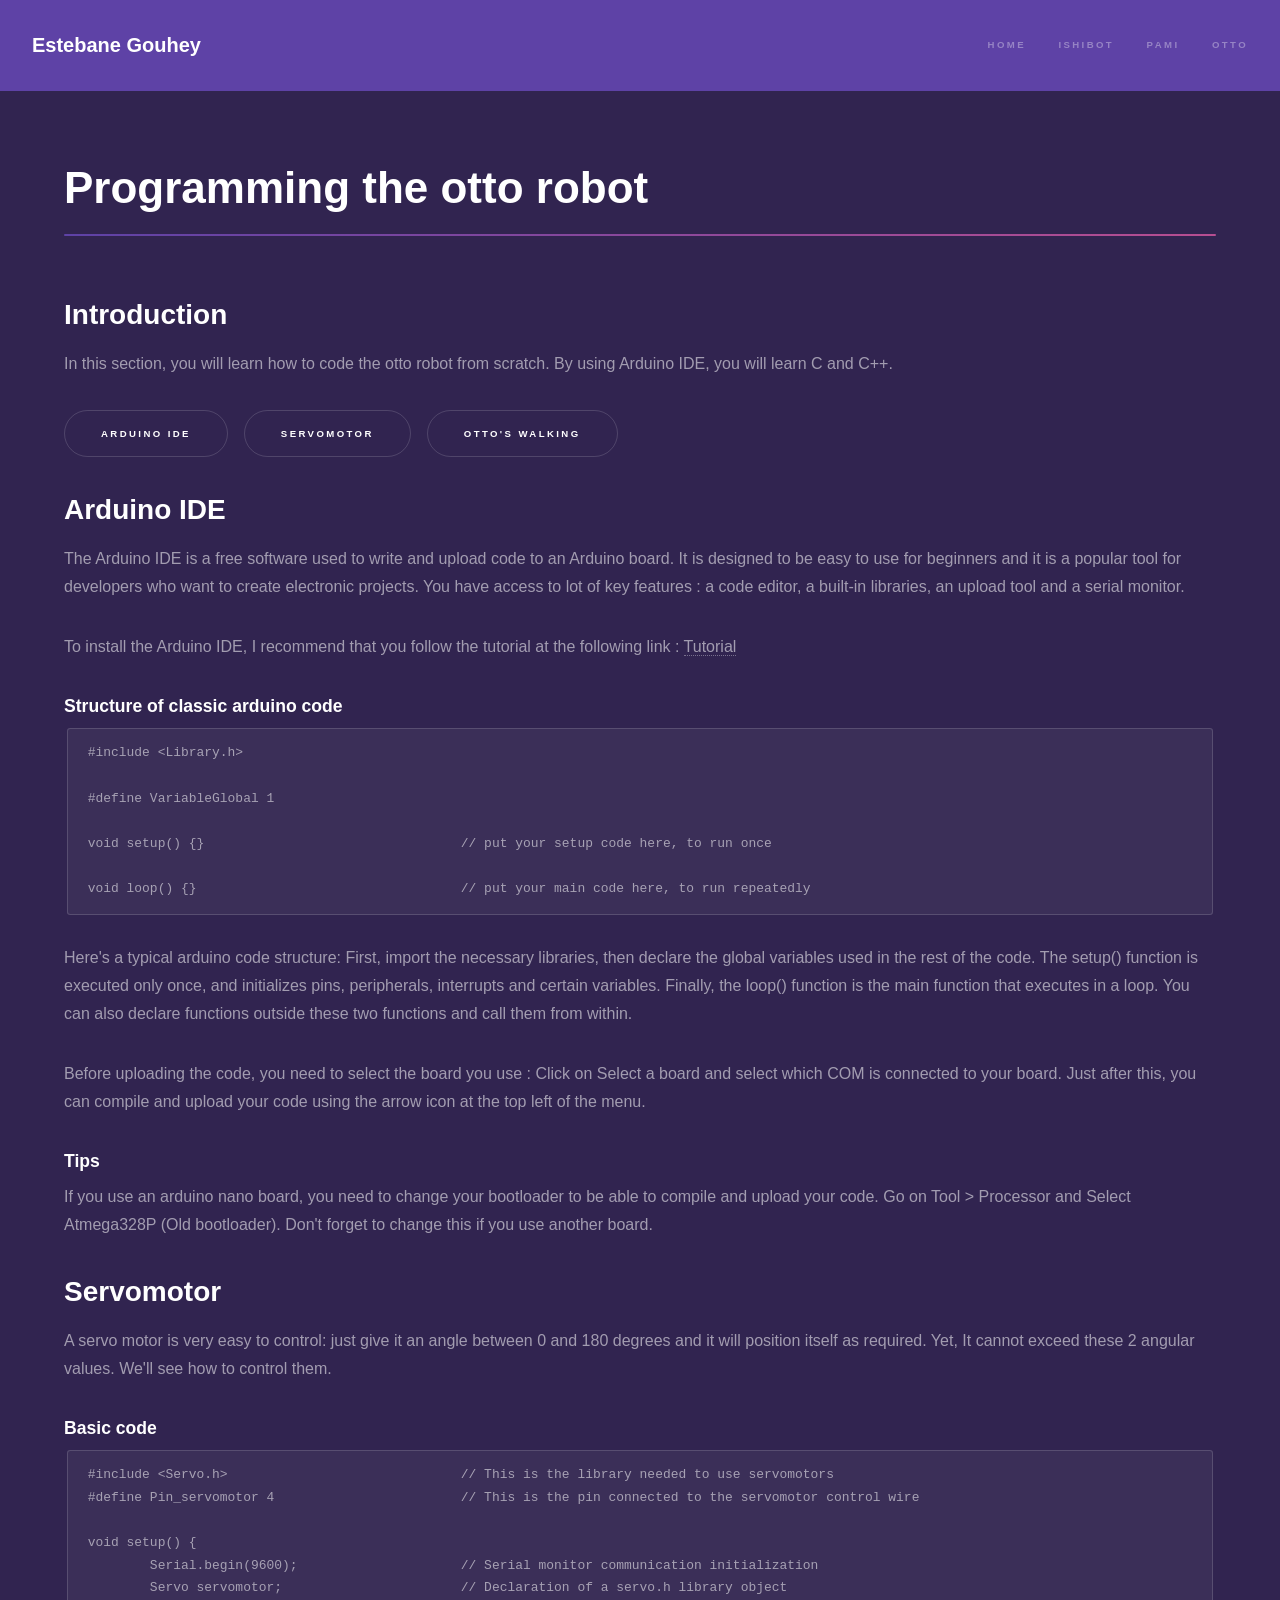
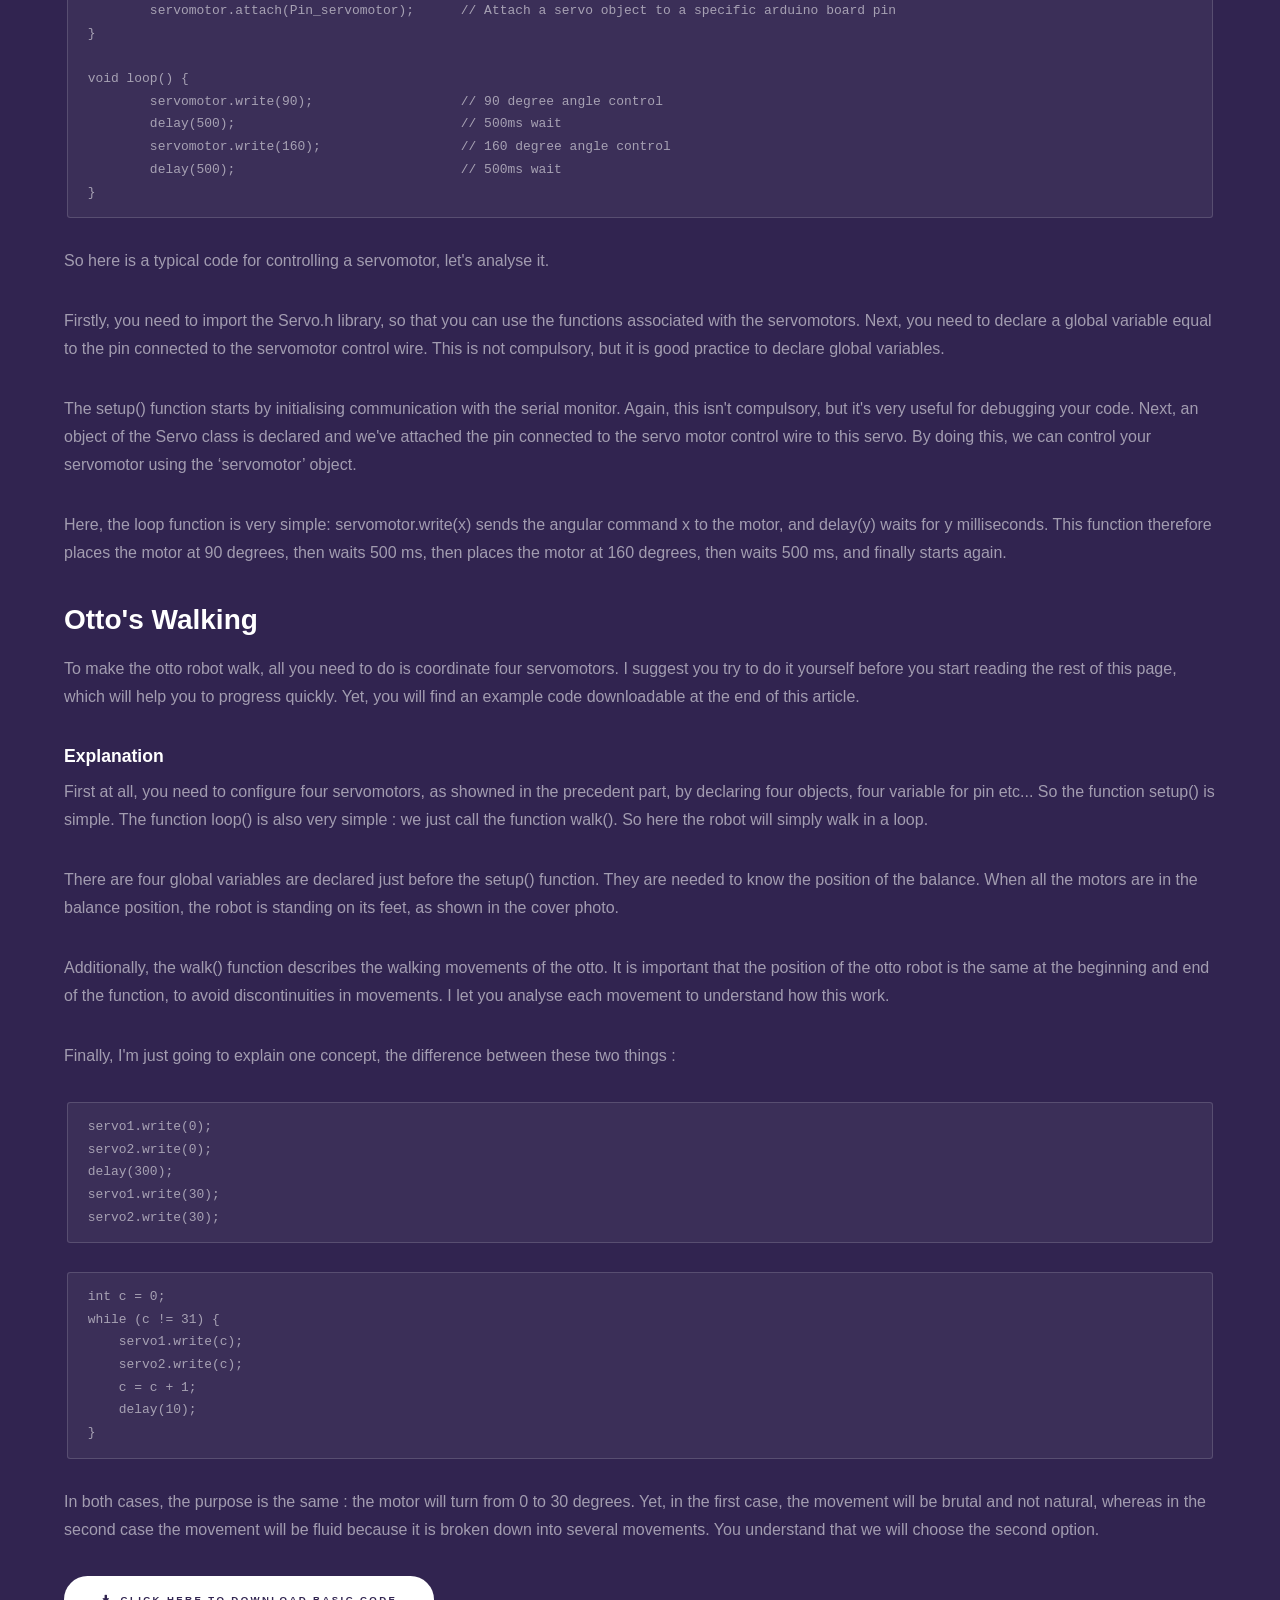
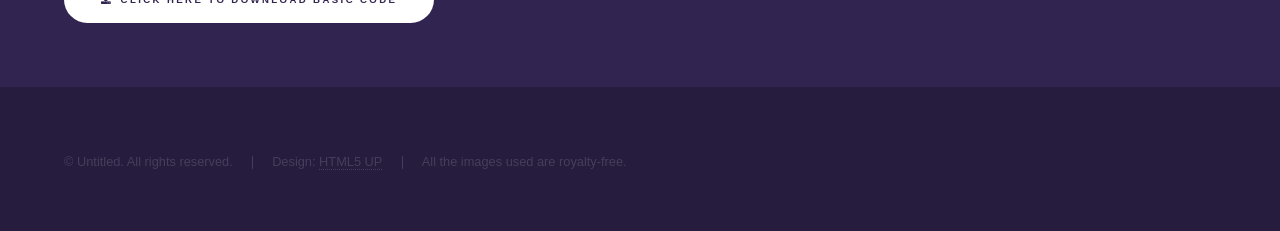
<file: otto_programming.html>
<!DOCTYPE HTML>
<!--
	Hyperspace by HTML5 UP
	html5up.net | @ajlkn
	Free for personal and commercial use under the CCA 3.0 license (html5up.net/license)
-->
<html>
	<head>
		<title>Otto - Programming</title>
		<meta charset="utf-8" />
		<meta name="viewport" content="width=device-width, initial-scale=1, user-scalable=no" />
		<link rel="stylesheet" href="assets/css/main.css" />
		<noscript><link rel="stylesheet" href="assets/css/noscript.css" /></noscript>
	</head>
	<body class="is-preload">

		<!-- Header -->
			<header id="header">
				<a href="index.html" class="title">Estebane Gouhey</a>
				<nav>
					<ul>
						<li><a href="index.html">Home</a></li>
						<li><a href="ishibot.html">Ishibot</a></li>
						<li><a href="pami.html">Pami</a></li>
						<li><a href="otto.html">Otto</a></li>
					</ul>
				</nav>
			</header>

		<!-- Wrapper -->
			<div id="wrapper">

				<!-- Main -->
					<section id="main" class="wrapper">
						<div class="inner">
							<h1 class="major">Programming the otto robot</h1>

								<section>
									<h2>Introduction</h2>
									<p>In this section, you will learn how to code the otto robot from scratch. By using Arduino IDE, you will learn C and C++.</p>
									<ul class="actions">
										<li><a href="#ArduinoIDE" class="button scrolly">Arduino IDE</a></li>
										<li><a href="#Servomotor" class="button scrolly">Servomotor</a></li>
										<li><a href="#Walking" class="button scrolly">Otto's Walking</a></li>
									</ul>
								</section>
			
								<section id="ArduinoIDE">
									<h2>Arduino IDE</h2>
									<p>	The Arduino IDE is a free software used to write and upload code to an Arduino board. It is designed to be easy to use for beginners and it is a popular tool for developers who want to create electronic projects. You have access to lot of key features : a code editor, a built-in libraries, an upload tool and a serial monitor.</p>
									<p>	To install the Arduino IDE, I recommend that you follow the tutorial at the following link : <a href="https://docs.arduino.cc/software/ide-v2/tutorials/getting-started/ide-v2-downloading-and-installing/">Tutorial</a></p>
								
									<h3>Structure of classic arduino code</h3>
									<pre><code>#include &ltLibrary.h&gt

#define VariableGlobal 1 

void setup() {}  				// put your setup code here, to run once
										  
void loop() {}   				// put your main code here, to run repeatedly</code></pre>
									<p>Here's a typical arduino code structure: First, import the necessary libraries, then declare the global variables used in the rest of the code. The setup() function is executed only once, and initializes pins, peripherals, interrupts and certain variables. Finally, the loop() function is the main function that executes in a loop. You can also declare functions outside these two functions and call them from within.</p>
									<p>Before uploading the code, you need to select the board you use : Click on Select a board and select which COM is connected to your board. Just after this, you can compile and upload your code using the arrow icon at the top left of the menu.</p>
									<h3>Tips</h3>
									<p>If you use an arduino nano board, you need to change your bootloader to be able to compile and upload your code. Go on Tool &gt Processor and Select Atmega328P (Old bootloader). Don't forget to change this if you use another board. </p>
									
								</section>

								<section id="Servomotor">
									<h2>Servomotor</h2>
									<p>A servo motor is very easy to control: just give it an angle between 0 and 180 degrees and it will position itself as required. Yet, It cannot exceed these 2 angular values.  We'll see how to control them.</p>
									<h3>Basic code</h3>
									<pre><code>#include &ltServo.h&gt				// This is the library needed to use servomotors
#define Pin_servomotor 4 			// This is the pin connected to the servomotor control wire

void setup() {
	Serial.begin(9600);			// Serial monitor communication initialization
	Servo servomotor;			// Declaration of a servo.h library object
	servomotor.attach(Pin_servomotor);	// Attach a servo object to a specific arduino board pin
}

void loop() {
	servomotor.write(90);			// 90 degree angle control
	delay(500);				// 500ms wait
	servomotor.write(160);			// 160 degree angle control
	delay(500);				// 500ms wait
}</code></pre>
									<p>So here is a typical code for controlling a servomotor, let's analyse it.</p>
									<p>Firstly, you need to import the Servo.h library, so that you can use the functions associated with the servomotors. Next, you need to declare a global variable equal to the pin connected to the servomotor control wire. This is not compulsory, but it is good practice to declare global variables.</p>
									<p>The setup() function starts by initialising communication with the serial monitor. Again, this isn't compulsory, but it's very useful for debugging your code. Next, an object of the Servo class is declared and we've attached the pin connected to the servo motor control wire to this servo. By doing this, we can control your servomotor using the ‘servomotor’ object.  </p>
									<p>Here, the loop function is very simple: servomotor.write(x) sends the angular command x to the motor, and delay(y) waits for y milliseconds. This function therefore places the motor at 90 degrees, then waits 500 ms, then places the motor at 160 degrees, then waits 500 ms, and finally starts again.</p>
								</section>

								<section id="Walking">
									<h2>Otto's Walking</h2>
									<p>To make the otto robot walk, all you need to do is coordinate four servomotors. I suggest you try to do it yourself before you start reading the rest of this page, which will help you to progress quickly. Yet, you will find an example code downloadable at the end of this article.</p>
									<h3>Explanation</h3>
									<p>First at all, you need to configure four servomotors, as showned in the precedent part, by declaring four objects, four variable for pin etc... So the function setup() is simple. The function loop() is also very simple : we just call the function walk(). So here the robot will simply walk in a loop.</p>
									<p>There are four global variables are declared just before the setup() function. They are needed to know the position of the balance. When all the motors are in the balance position, the robot is standing on its feet, as shown in the cover photo.</p>
									<p>Additionally, the walk() function describes the walking movements of the otto. It is important that the position of the otto robot is the same at the beginning and end of the function, to avoid discontinuities in movements. I let you analyse each movement to understand how this work.</p>
									<p>Finally, I'm just going to explain one concept, the difference between these two things :</p>
									<pre><code>servo1.write(0);
servo2.write(0);
delay(300);
servo1.write(30);
servo2.write(30);
</code></pre>

									<pre><code>int c = 0;
while (c != 31) {
    servo1.write(c);
    servo2.write(c);
    c = c + 1;
    delay(10);
}</code></pre>
									<p>In both cases, the purpose is the same : the motor will turn from 0 to 30 degrees. Yet, in the first case, the movement will be brutal and not natural, whereas in the second case the movement will be fluid because it is broken down into several movements. You understand that we will choose the second option.</p>
									<ul class="actions"><li><a href="Document_download/OTTO_walking_basic/OTTO_walking_basic.ino" class="button primary icon solid fa-download">Click here to download basic code</a></li></ul>
									
								</section>

								
						</div>
					</section>



			</div>






		<!-- Footer -->
        <footer id="footer" class="wrapper alt">
            <div class="inner">
                <ul class="menu">
                    <li>&copy; Untitled. All rights reserved.</li><li>Design: <a href="http://html5up.net">HTML5 UP</a></li><li>All the images used are royalty-free.</li>
                </ul>
            </div>
        </footer>

		<!-- Scripts -->
			<script src="assets/js/jquery.min.js"></script>
			<script src="assets/js/jquery.scrollex.min.js"></script>
			<script src="assets/js/jquery.scrolly.min.js"></script>
			<script src="assets/js/browser.min.js"></script>
			<script src="assets/js/breakpoints.min.js"></script>
			<script src="assets/js/util.js"></script>
			<script src="assets/js/main.js"></script>

	</body>
</html>
</file>
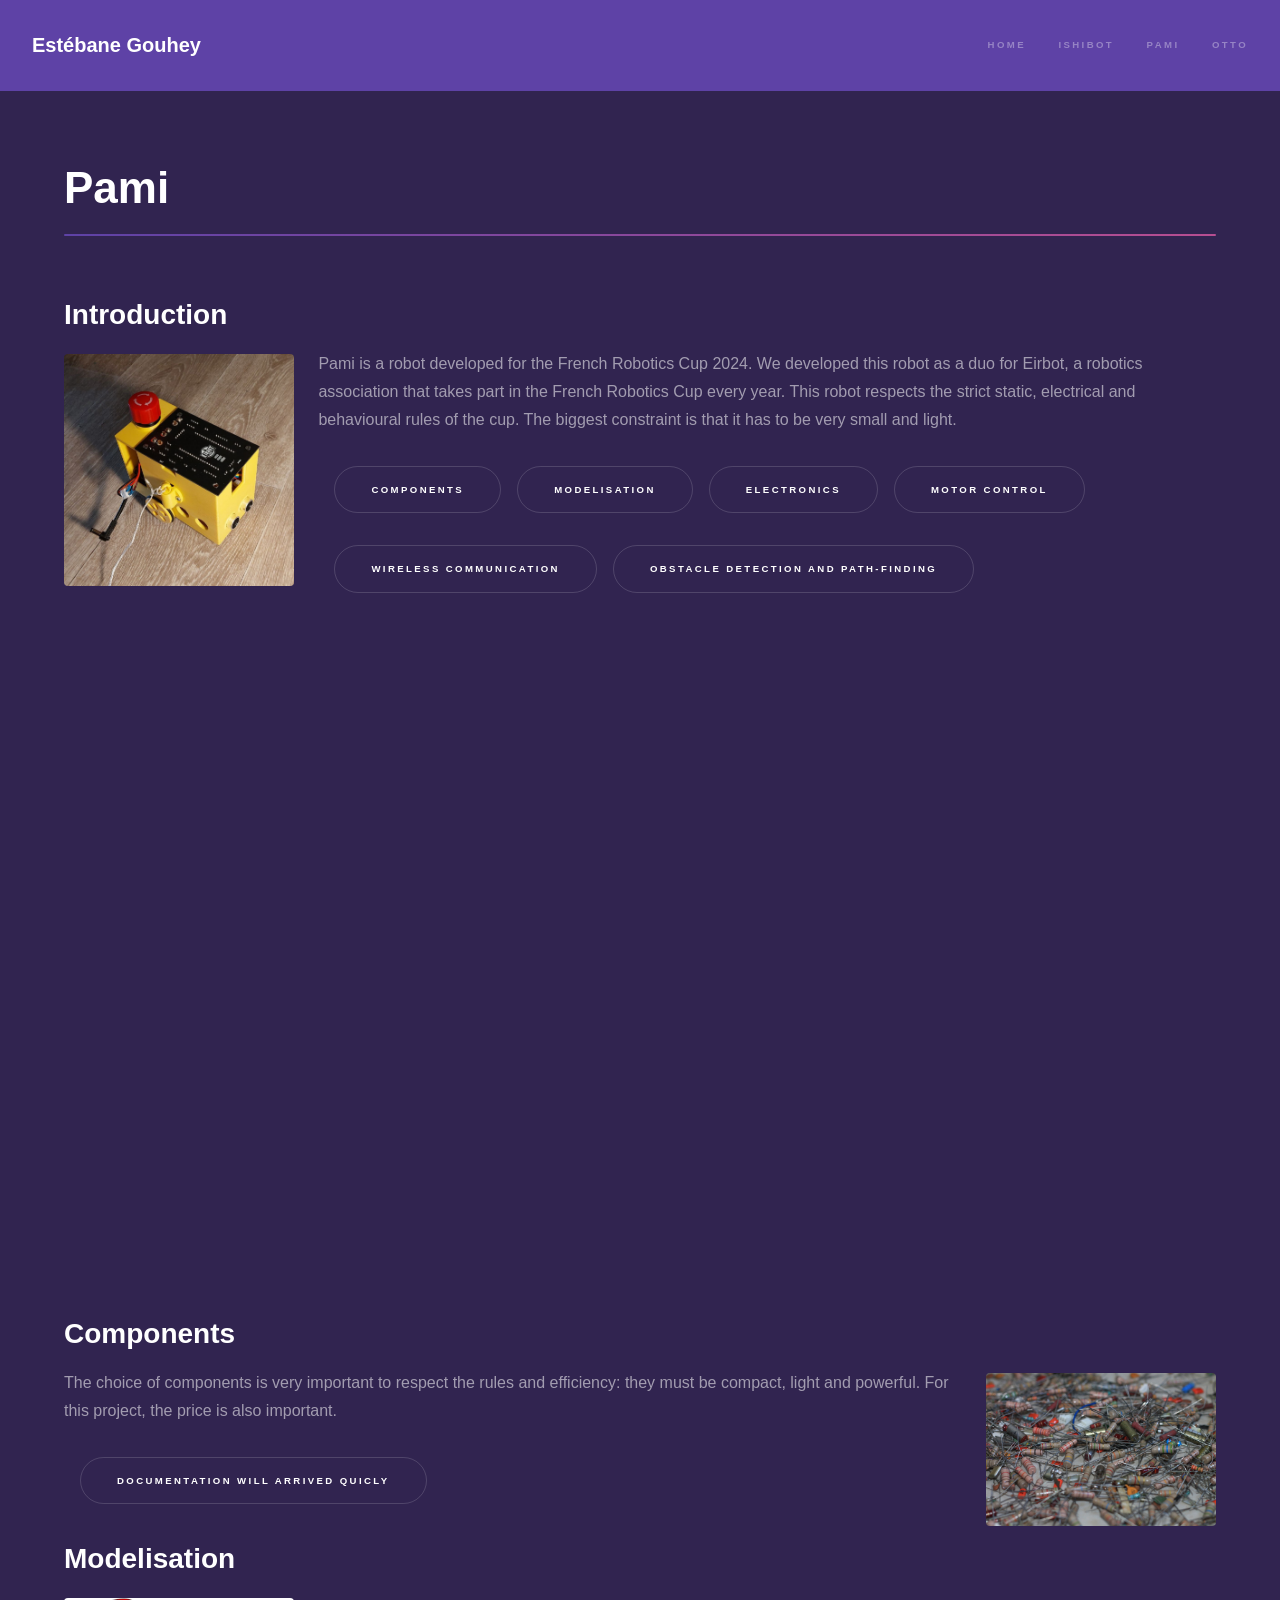
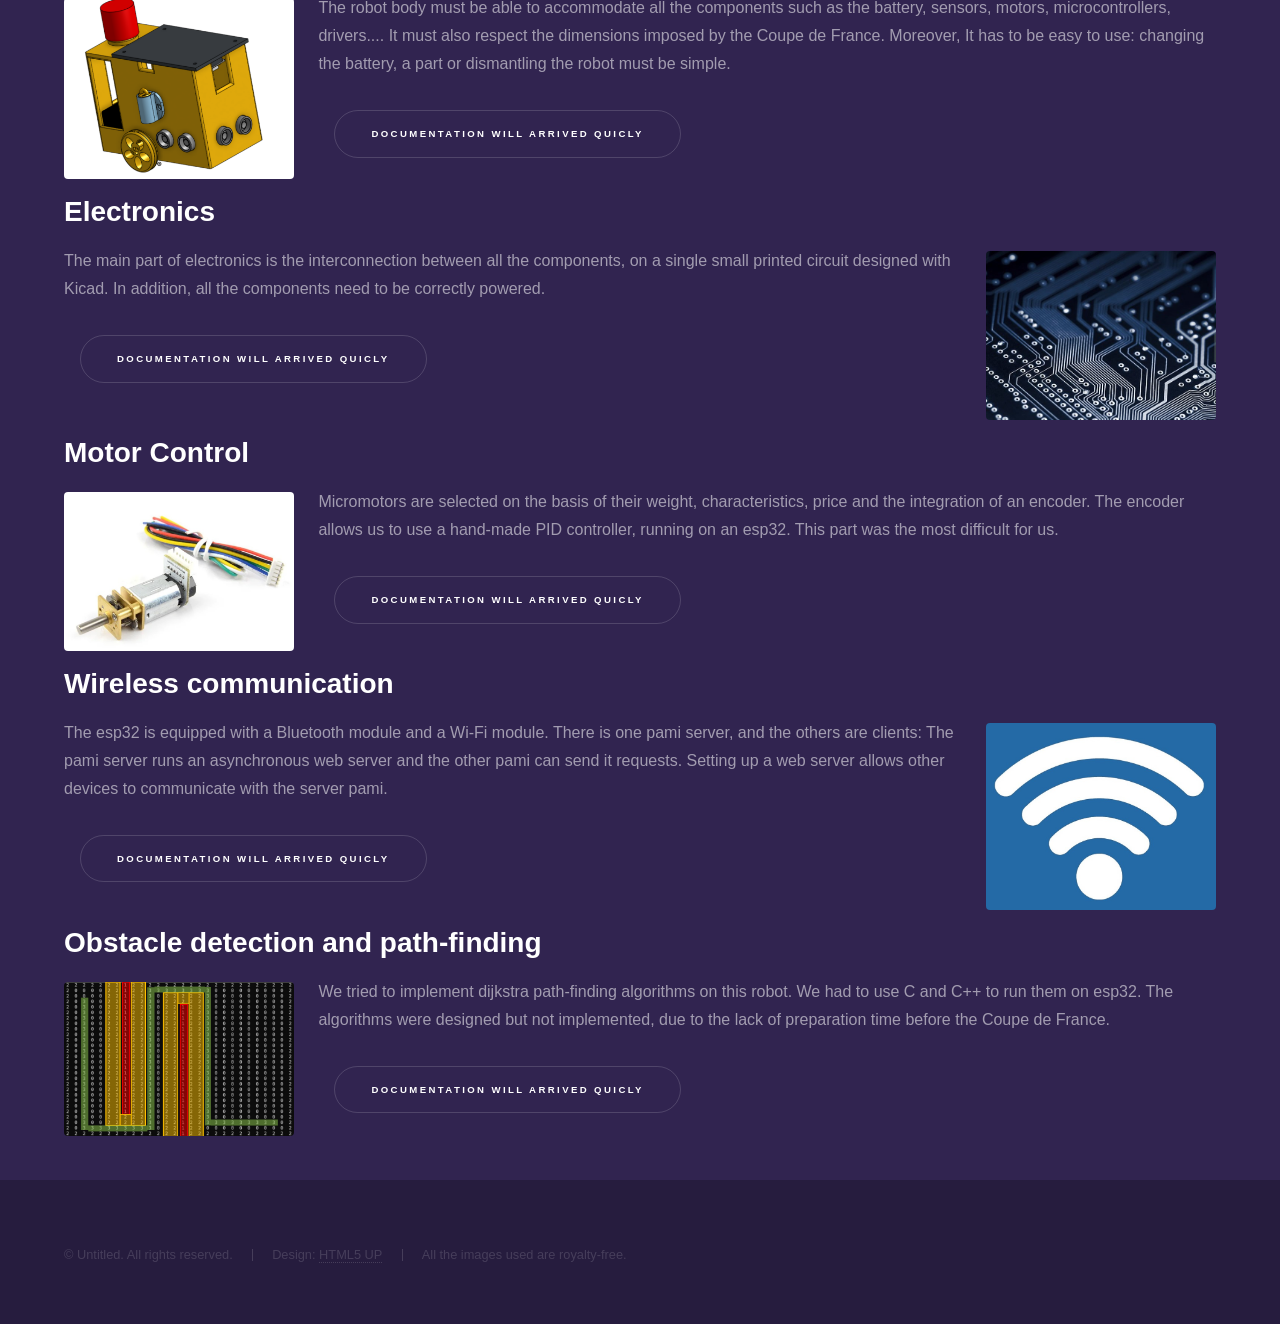
<file: pami.html>
<!DOCTYPE HTML>

<html>
	<head>
		<title>Pami</title>
		<meta charset="utf-8" />
		<meta name="viewport" content="width=device-width, initial-scale=1, user-scalable=no" />
		<link rel="stylesheet" href="assets/css/main.css" />
		<noscript><link rel="stylesheet" href="assets/css/noscript.css" /></noscript>
	</head>
	<body class="is-preload">

		<!-- Header -->
			<header id="header">
				<a href="index.html" class="title">Estébane Gouhey</a>
				<nav>
					<ul>
						<li><a href="index.html">Home</a></li>
						<li><a href="ishibot.html">Ishibot</a></li>
                        <li><a href="pami.html">Pami</a></li>
						<li><a href="otto.html">Otto</a></li>
					</ul>
				</nav>
			</header>

		<!-- Wrapper -->
			<div id="wrapper">

				<!-- Main -->
					<section id="main" class="wrapper">
						<div class="inner">
							<h1 class="major">Pami</h1>

							<section>
								<h2>Introduction</h2>
								<p><span class="image left"><img src="images/PAMI.jpg" alt="" /></span>Pami is a robot developed for the French Robotics Cup 2024. We developed this robot as a duo for Eirbot, a robotics association that takes part in the French Robotics Cup every year. This robot respects the strict static, electrical and behavioural rules of the cup. The biggest constraint is that it has to be very small and light.</p>
								<ul class="actions">
									<li><a href="#Component" class="button scrolly">Components</a></li>
									<li><a href="#Modelisation" class="button scrolly">Modelisation</a></li>
									<li><a href="#Electronic" class="button scrolly">Electronics</a></li>
									<li><a href="#Motor" class="button scrolly">Motor Control</a></li>
								</ul>
								<ul class="actions">
									<li><a href="#Communication" class="button scrolly">Wireless communication</a></li>
									<li><a href="#Obstacle" class="button scrolly">Obstacle detection and path-finding</a></li>
								</ul>
							</section>
							<div class="clear"></div>

							<div class="video-container">
								<iframe src="https://www.youtube.com/embed/rzwD8g2_PyE" 
										frameborder="0" 
										allowfullscreen>
								</iframe>
							</div>

							<section id="Component">
								<h2>Components</h2>
								<p><span class="image right"><img src="images/component.jpg" alt="" /></span>The choice of components is very important to respect the rules and efficiency: they must be compact, light and powerful. For this project, the price is also important.</p>
								<ul class="actions">
									<li><a href="" class="button">Documentation will arrived quicly</a></li>
								</ul>
							</section>
							<div class="clear"></div>

							<section id="Modelisation">
								<h2>Modelisation</h2>
								<p><span class="image left"><img src="images/model_pami.png" alt="" /></span>The robot body must be able to accommodate all the components such as the battery, sensors, motors, microcontrollers, drivers.... It must also respect the dimensions imposed by the Coupe de France. Moreover, It has to be easy to use: changing the battery, a part or dismantling the robot must be simple.</p>
								<ul class="actions">
									<li><a href="" class="button">Documentation will arrived quicly</a></li>
								</ul>
							</section>
							<div class="clear"></div>

							<section id="Electronic">
								<h2>Electronics</h2>
								<p><span class="image right"><img src="images/elec.jpg" alt="" /></span>The main part of electronics is the interconnection between all the components, on a single small printed circuit designed with Kicad. In addition, all the components need to be correctly powered.</p>
								<ul class="actions">
									<li><a href="" class="button">Documentation will arrived quicly</a></li>
								</ul>
							</section>
							<div class="clear"></div>

							<section id="Motor">
								<h2>Motor Control</h2>
								<p><span class="image left"><img src="images/micro_motor.jpg" alt="" /></span>Micromotors are selected on the basis of their weight, characteristics, price and the integration of an encoder. The encoder allows us to use a hand-made PID controller, running on an esp32. This part was the most difficult for us.</p>
								<ul class="actions">
									<li><a href="" class="button">Documentation will arrived quicly</a></li>
								</ul>
							</section>
							<div class="clear"></div>

							<section id="Communication">
								<h2>Wireless communication</h2>
								<p><span class="image right"><img src="images/wifi.jpg" alt="" /></span>The esp32 is equipped with a Bluetooth module and a Wi-Fi module. There is one pami server, and the others are clients: The pami server runs an asynchronous web server and the other pami can send it requests. Setting up a web server allows other devices to communicate with the server pami.</p>
								<ul class="actions">
									<li><a href="" class="button">Documentation will arrived quicly</a></li>
								</ul>
							</section>
							<div class="clear"></div>

							<section id="Obstacle">
								<h2>Obstacle detection and path-finding</h2>
								<p><span class="image left"><img src="images/dikkstra.png" alt="" /></span>We tried to implement dijkstra path-finding algorithms on this robot. We had to use C and C++ to run them on esp32. The algorithms were designed but not implemented, due to the lack of preparation time before the Coupe de France.</p>
								<ul class="actions">
									<li><a href="" class="button">Documentation will arrived quicly</a></li>
								</ul>
							</section>
							<div class="clear"></div>

						</div>
					</section>

			</div>

		<!-- Footer -->
			<footer id="footer" class="wrapper alt">
				<div class="inner">
					<ul class="menu">
						<li>&copy; Untitled. All rights reserved.</li><li>Design: <a href="http://html5up.net">HTML5 UP</a></li><li>All the images used are royalty-free.</li>
					</ul>
				</div>
			</footer>

		<!-- Scripts -->
			<script src="assets/js/jquery.min.js"></script>
			<script src="assets/js/jquery.scrollex.min.js"></script>
			<script src="assets/js/jquery.scrolly.min.js"></script>
			<script src="assets/js/browser.min.js"></script>
			<script src="assets/js/breakpoints.min.js"></script>
			<script src="assets/js/util.js"></script>
			<script src="assets/js/main.js"></script>

	</body>
</html>
</file>
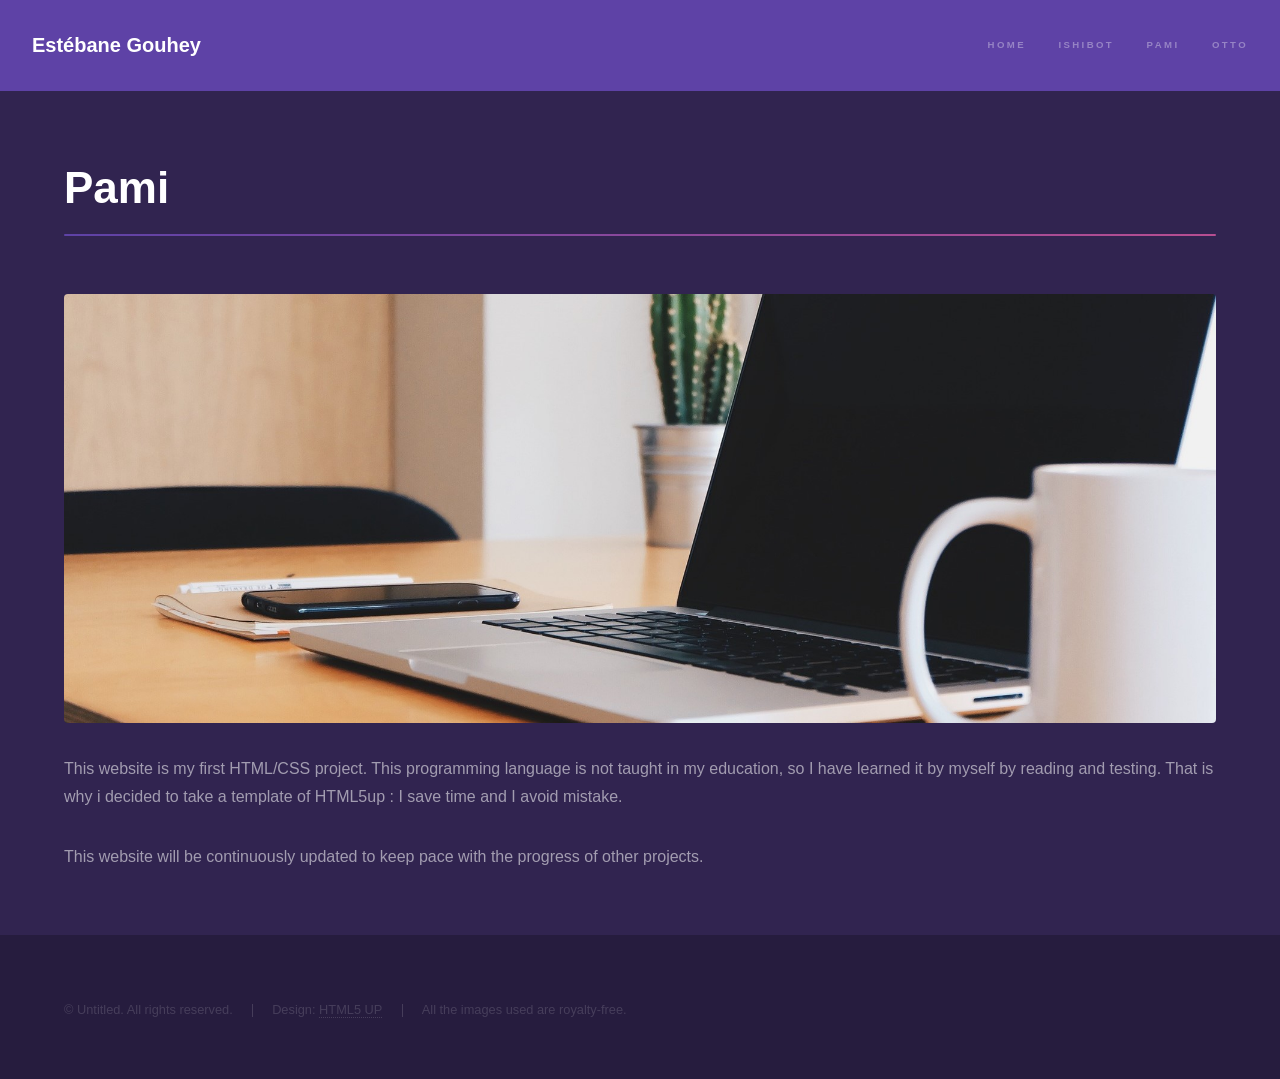
<file: website.html>
<!DOCTYPE HTML>

<html>
	<head>
		<title>webside</title>
		<meta charset="utf-8" />
		<meta name="viewport" content="width=device-width, initial-scale=1, user-scalable=no" />
		<link rel="stylesheet" href="assets/css/main.css" />
		<noscript><link rel="stylesheet" href="assets/css/noscript.css" /></noscript>
	</head>
	<body class="is-preload">

		<!-- Header -->
			<header id="header">
				<a href="index.html" class="title">Estébane Gouhey</a>
				<nav>
					<ul>
						<li><a href="index.html">Home</a></li>
						<li><a href="ishibot.html">Ishibot</a></li>
						<li><a href="pami.html">Pami</a></li>
						<li><a href="otto.html">Otto</a></li>
					</ul>
				</nav>
			</header>

		<!-- Wrapper -->
			<div id="wrapper">

				<!-- Main -->
					<section id="main" class="wrapper">
						<div class="inner">
							<h1 class="major">Pami</h1>
							<span class="image fit"><img src="images/office.jpg" alt="" /></span>
							<p>This website is my first HTML/CSS project. This programming language is not taught in my education, so I have learned it by myself by reading and testing. That is why i decided to take a template of HTML5up : I save time and I avoid mistake.</p>
							<p>This website will be continuously updated to keep pace with the progress of other projects.</p>
						</div>
					</section>

			</div>

		<!-- Footer -->
			<footer id="footer" class="wrapper alt">
				<div class="inner">
					<ul class="menu">
						<li>&copy; Untitled. All rights reserved.</li><li>Design: <a href="http://html5up.net">HTML5 UP</a></li><li>All the images used are royalty-free.</li>
					</ul>
				</div>
			</footer>

		<!-- Scripts -->
			<script src="assets/js/jquery.min.js"></script>
			<script src="assets/js/jquery.scrollex.min.js"></script>
			<script src="assets/js/jquery.scrolly.min.js"></script>
			<script src="assets/js/browser.min.js"></script>
			<script src="assets/js/breakpoints.min.js"></script>
			<script src="assets/js/util.js"></script>
			<script src="assets/js/main.js"></script>

	</body>
</html>
</file>
<file: assets/css/noscript.css>
/*
	Hyperspace by HTML5 UP
	html5up.net | @ajlkn
	Free for personal and commercial use under the CCA 3.0 license (html5up.net/license)
*/

/* Spotlights */

	.spotlights > section > .image:before {
		opacity: 0 !important;
	}

	.spotlights > section > .content > .inner {
		-moz-transform: none !important;
		-webkit-transform: none !important;
		-ms-transform: none !important;
		transform: none !important;
		opacity: 1 !important;
	}

/* Wrapper */

	.wrapper > .inner {
		opacity: 1 !important;
		-moz-transform: none !important;
		-webkit-transform: none !important;
		-ms-transform: none !important;
		transform: none !important;
	}

/* Sidebar */

	#sidebar > .inner {
		opacity: 1 !important;
	}

	#sidebar nav > ul > li {
		-moz-transform: none !important;
		-webkit-transform: none !important;
		-ms-transform: none !important;
		transform: none !important;
		opacity: 1 !important;
	}
</file>
<file: assets/css/main.css>
@import url(fontawesome-all.min.css);

/*
	Hyperspace by HTML5 UP
	html5up.net | @ajlkn
	Free for personal and commercial use under the CCA 3.0 license (html5up.net/license)
*/

html, body, div, span, applet, object,
iframe, h1, h2, h3, h4, h5, h6, p, blockquote,
pre, a, abbr, acronym, address, big, cite,
code, del, dfn, em, img, ins, kbd, q, s, samp,
small, strike, strong, sub, sup, tt, var, b,
u, i, center, dl, dt, dd, ol, ul, li, fieldset,
form, label, legend, table, caption, tbody,
tfoot, thead, tr, th, td, article, aside,
canvas, details, embed, figure, figcaption,
footer, header, hgroup, menu, nav, output, ruby,
section, summary, time, mark, audio, video {
	margin: 0;
	padding: 0;
	border: 0;
	font-size: 100%;
	font: inherit;
	vertical-align: baseline;}

article, aside, details, figcaption, figure,
footer, header, hgroup, menu, nav, section {
	display: block;}

body {
	line-height: 1;
}

ol, ul {
	list-style: none;
}

blockquote, q {
	quotes: none;
}

	blockquote:before, blockquote:after, q:before, q:after {
		content: '';
		content: none;
	}

table {
	border-collapse: collapse;
	border-spacing: 0;
}

body {
	-webkit-text-size-adjust: none;
}

mark {
	background-color: transparent;
	color: inherit;
}

input::-moz-focus-inner {
	border: 0;
	padding: 0;
}

input, select, textarea {
	-moz-appearance: none;
	-webkit-appearance: none;
	-ms-appearance: none;
	appearance: none;
}

/* Basic */

	@-ms-viewport {
		width: device-width;
	}

	body {
		-ms-overflow-style: scrollbar;
	}

	@media screen and (max-width: 480px) {

		html, body {
			min-width: 320px;
		}

	}

	html {
		box-sizing: border-box;
	}

	*, *:before, *:after {
		box-sizing: inherit;
	}

	body {
		background: #312450;
	}

		body.is-preload *, body.is-preload *:before, body.is-preload *:after {
			-moz-animation: none !important;
			-webkit-animation: none !important;
			-ms-animation: none !important;
			animation: none !important;
			-moz-transition: none !important;
			-webkit-transition: none !important;
			-ms-transition: none !important;
			transition: none !important;
		}

/* Type */

	body, input, select, textarea {
		color: rgba(255, 255, 255, 0.55);
		font-family: Arial, Helvetica, sans-serif;
		font-size: 16.5pt;
		font-weight: normal;
		line-height: 1.75;
	}

		@media screen and (max-width: 1680px) {

			body, input, select, textarea {
				font-size: 13pt;
			}

		}

		@media screen and (max-width: 1280px) {

			body, input, select, textarea {
				font-size: 12pt;
			}

		}

		@media screen and (max-width: 360px) {

			body, input, select, textarea {
				font-size: 11pt;
			}

		}

	a {
		-moz-transition: color 0.2s ease, border-bottom-color 0.2s ease;
		-webkit-transition: color 0.2s ease, border-bottom-color 0.2s ease;
		-ms-transition: color 0.2s ease, border-bottom-color 0.2s ease;
		transition: color 0.2s ease, border-bottom-color 0.2s ease;
		border-bottom: dotted 1px rgba(255, 255, 255, 0.35);
		color: inherit;
		text-decoration: none;
	}

		a:hover {
			border-bottom-color: transparent;
			color: #ffffff;
		}

	strong, b {
		color: #ffffff;
		font-weight: bold;
	}

	em, i {
		font-style: italic;
	}

	p {
		margin: 0 0 2em 0;
	}

	h1, h2, h3, h4, h5, h6 {
		color: #ffffff;
		font-weight: bold;
		line-height: 1.5;
		margin: 0 0 0.5em 0;
	}

		h1 a, h2 a, h3 a, h4 a, h5 a, h6 a {
			color: inherit;
			text-decoration: none;
		}

	h1 {
		font-size: 2.75em;
	}

		h1.major {
			margin: 0 0 1.3em 0;
			position: relative;
			padding-bottom: 0.35em;
		}

			h1.major:after {
				background-image: -moz-linear-gradient(to right, #5e42a6, #b74e91);
				background-image: -webkit-linear-gradient(to right, #5e42a6, #b74e91);
				background-image: -ms-linear-gradient(to right, #5e42a6, #b74e91);
				background-image: linear-gradient(to right, #5e42a6, #b74e91);
				-moz-transition: max-width 0.2s ease;
				-webkit-transition: max-width 0.2s ease;
				-ms-transition: max-width 0.2s ease;
				transition: max-width 0.2s ease;
				border-radius: 0.2em;
				bottom: 0;
				content: '';
				height: 0.05em;
				position: absolute;
				right: 0;
				width: 100%;
			}

	h2 {
		font-size: 1.75em;
	}

	h3 {
		font-size: 1.1em;
	}

	h4 {
		font-size: 1em;
	}

	h5 {
		font-size: 0.8em;
	}

	h6 {
		font-size: 0.6em;
	}

	@media screen and (max-width: 736px) {

		h1 {
			font-size: 2em;
		}

		h2 {
			font-size: 1.25em;
		}

		h3 {
			font-size: 1em;
		}

		h4 {
			font-size: 0.8em;
		}

		h5 {
			font-size: 0.6em;
		}

		h6 {
			font-size: 0.6em;
		}

	}

	sub {
		font-size: 0.8em;
		position: relative;
		top: 0.5em;
	}

	sup {
		font-size: 0.8em;
		position: relative;
		top: -0.5em;
	}

	blockquote {
		border-left: solid 4px rgba(255, 255, 255, 0.15);
		font-style: italic;
		margin: 0 0 2em 0;
		padding: 0.5em 0 0.5em 2em;
	}

	code {
		background: rgba(255, 255, 255, 0.05);
		border-radius: 0.25em;
		border: solid 1px rgba(255, 255, 255, 0.15);
		font-family: "Courier New", monospace;
		font-size: 0.9em;
		margin: 0 0.25em;
		padding: 0.25em 0.65em;
	}

	pre {
		-webkit-overflow-scrolling: touch;
		font-family: "Courier New", monospace;
		font-size: 0.9em;
		margin: 0 0 2em 0;
	}

		pre code {
			display: block;
			line-height: 1.75em;
			padding: 1em 1.5em;
			overflow-x: auto;
		}

	hr {
		border: 0;
		border-bottom: solid 1px rgba(255, 255, 255, 0.15);
		margin: 2em 0;
	}

		hr.major {
			margin: 3em 0;
		}

	.video-container {
		position: relative;
		padding-bottom: 56.25%; /* 16:9 aspect ratio */
		height: 0;
		overflow: hidden;
		max-width: 	80%;
		margin: 0 auto; /* center the container */
		margin-top: 20px; /* ajoute une marge de 20px au-dessus de la vidéo */
		margin-bottom: 20px;
	}

	.video-container iframe {
		position: absolute;
		top: 0;
		left: 0;
		width: 100%;
		height: 100%;
		border: none;
	}

	.align-left {
		text-align: left;
	}

	.align-center {
		text-align: center;
	}

	.align-right {
		text-align: right;
	}

/* Row */

	.row {
		display: flex;
		flex-wrap: wrap;
		box-sizing: border-box;
		align-items: stretch;
	}

		.row > * {
			box-sizing: border-box;
		}

		.row.gtr-uniform > * > :last-child {
			margin-bottom: 0;
		}

		.row.aln-left {
			justify-content: flex-start;
		}

		.row.aln-center {
			justify-content: center;
		}

		.row.aln-right {
			justify-content: flex-end;
		}

		.row.aln-top {
			align-items: flex-start;
		}

		.row.aln-middle {
			align-items: center;
		}

		.row.aln-bottom {
			align-items: flex-end;
		}

		.row > .imp {
			order: -1;
		}

		.row > .col-1 {
			width: 8.33333%;
		}

		.row > .off-1 {
			margin-left: 8.33333%;
		}

		.row > .col-2 {
			width: 16.66667%;
		}

		.row > .off-2 {
			margin-left: 16.66667%;
		}

		.row > .col-3 {
			width: 25%;
		}

		.row > .off-3 {
			margin-left: 25%;
		}

		.row > .col-4 {
			width: 33.33333%;
		}

		.row > .off-4 {
			margin-left: 33.33333%;
		}

		.row > .col-5 {
			width: 41.66667%;
		}

		.row > .off-5 {
			margin-left: 41.66667%;
		}

		.row > .col-6 {
			width: 50%;
		}

		.row > .off-6 {
			margin-left: 50%;
		}

		.row > .col-7 {
			width: 58.33333%;
		}

		.row > .off-7 {
			margin-left: 58.33333%;
		}

		.row > .col-8 {
			width: 66.66667%;
		}

		.row > .off-8 {
			margin-left: 66.66667%;
		}

		.row > .col-9 {
			width: 75%;
		}

		.row > .off-9 {
			margin-left: 75%;
		}

		.row > .col-10 {
			width: 83.33333%;
		}

		.row > .off-10 {
			margin-left: 83.33333%;
		}

		.row > .col-11 {
			width: 91.66667%;
		}

		.row > .off-11 {
			margin-left: 91.66667%;
		}

		.row > .col-12 {
			width: 100%;
		}

		.row > .off-12 {
			margin-left: 100%;
		}

		.row.gtr-0 {
			margin-top: 0;
			margin-left: 0em;
		}

			.row.gtr-0 > * {
				padding: 0 0 0 0em;
			}

			.row.gtr-0.gtr-uniform {
				margin-top: 0em;
			}

				.row.gtr-0.gtr-uniform > * {
					padding-top: 0em;
				}

		.row.gtr-25 {
			margin-top: 0;
			margin-left: -0.375em;
		}

			.row.gtr-25 > * {
				padding: 0 0 0 0.375em;
			}

			.row.gtr-25.gtr-uniform {
				margin-top: -0.375em;
			}

				.row.gtr-25.gtr-uniform > * {
					padding-top: 0.375em;
				}

		.row.gtr-50 {
			margin-top: 0;
			margin-left: -0.75em;
		}

			.row.gtr-50 > * {
				padding: 0 0 0 0.75em;
			}

			.row.gtr-50.gtr-uniform {
				margin-top: -0.75em;
			}

				.row.gtr-50.gtr-uniform > * {
					padding-top: 0.75em;
				}

		.row {
			margin-top: 0;
			margin-left: -1.5em;
		}

			.row > * {
				padding: 0 0 0 1.5em;
			}

			.row.gtr-uniform {
				margin-top: -1.5em;
			}

				.row.gtr-uniform > * {
					padding-top: 1.5em;
				}

		.row.gtr-150 {
			margin-top: 0;
			margin-left: -2.25em;
		}

			.row.gtr-150 > * {
				padding: 0 0 0 2.25em;
			}

			.row.gtr-150.gtr-uniform {
				margin-top: -2.25em;
			}

				.row.gtr-150.gtr-uniform > * {
					padding-top: 2.25em;
				}

		.row.gtr-200 {
			margin-top: 0;
			margin-left: -3em;
		}

			.row.gtr-200 > * {
				padding: 0 0 0 3em;
			}

			.row.gtr-200.gtr-uniform {
				margin-top: -3em;
			}

				.row.gtr-200.gtr-uniform > * {
					padding-top: 3em;
				}


		@media (max-width: 480px) {
			.video-container {
				padding-bottom: 40%; /* adjust the padding for smaller screens */
			}
			}

			/* For medium screens (tablets) */
			@media (min-width: 481px) and (max-width: 768px) {
			.video-container {
				padding-bottom: 50%; /* adjust the padding for medium screens */
			}
			}

			/* For large screens (desktops) */
			@media (min-width: 769px) {
			.video-container {
				padding-bottom: 56.25%; /* adjust the padding for large screens */
			}
		}
		@media screen and (max-width: 1680px) {

			.row {
				display: flex;
				flex-wrap: wrap;
				box-sizing: border-box;
				align-items: stretch;
			}

				.row > * {
					box-sizing: border-box;
				}

				.row.gtr-uniform > * > :last-child {
					margin-bottom: 0;
				}

				.row.aln-left {
					justify-content: flex-start;
				}

				.row.aln-center {
					justify-content: center;
				}

				.row.aln-right {
					justify-content: flex-end;
				}

				.row.aln-top {
					align-items: flex-start;
				}

				.row.aln-middle {
					align-items: center;
				}

				.row.aln-bottom {
					align-items: flex-end;
				}

				.row > .imp-xlarge {
					order: -1;
				}

				.row > .col-1-xlarge {
					width: 8.33333%;
				}

				.row > .off-1-xlarge {
					margin-left: 8.33333%;
				}

				.row > .col-2-xlarge {
					width: 16.66667%;
				}

				.row > .off-2-xlarge {
					margin-left: 16.66667%;
				}

				.row > .col-3-xlarge {
					width: 25%;
				}

				.row > .off-3-xlarge {
					margin-left: 25%;
				}

				.row > .col-4-xlarge {
					width: 33.33333%;
				}

				.row > .off-4-xlarge {
					margin-left: 33.33333%;
				}

				.row > .col-5-xlarge {
					width: 41.66667%;
				}

				.row > .off-5-xlarge {
					margin-left: 41.66667%;
				}

				.row > .col-6-xlarge {
					width: 50%;
				}

				.row > .off-6-xlarge {
					margin-left: 50%;
				}

				.row > .col-7-xlarge {
					width: 58.33333%;
				}

				.row > .off-7-xlarge {
					margin-left: 58.33333%;
				}

				.row > .col-8-xlarge {
					width: 66.66667%;
				}

				.row > .off-8-xlarge {
					margin-left: 66.66667%;
				}

				.row > .col-9-xlarge {
					width: 75%;
				}

				.row > .off-9-xlarge {
					margin-left: 75%;
				}

				.row > .col-10-xlarge {
					width: 83.33333%;
				}

				.row > .off-10-xlarge {
					margin-left: 83.33333%;
				}

				.row > .col-11-xlarge {
					width: 91.66667%;
				}

				.row > .off-11-xlarge {
					margin-left: 91.66667%;
				}

				.row > .col-12-xlarge {
					width: 100%;
				}

				.row > .off-12-xlarge {
					margin-left: 100%;
				}

				.row.gtr-0 {
					margin-top: 0;
					margin-left: 0em;
				}

					.row.gtr-0 > * {
						padding: 0 0 0 0em;
					}

					.row.gtr-0.gtr-uniform {
						margin-top: 0em;
					}

						.row.gtr-0.gtr-uniform > * {
							padding-top: 0em;
						}

				.row.gtr-25 {
					margin-top: 0;
					margin-left: -0.375em;
				}

					.row.gtr-25 > * {
						padding: 0 0 0 0.375em;
					}

					.row.gtr-25.gtr-uniform {
						margin-top: -0.375em;
					}

						.row.gtr-25.gtr-uniform > * {
							padding-top: 0.375em;
						}

				.row.gtr-50 {
					margin-top: 0;
					margin-left: -0.75em;
				}

					.row.gtr-50 > * {
						padding: 0 0 0 0.75em;
					}

					.row.gtr-50.gtr-uniform {
						margin-top: -0.75em;
					}

						.row.gtr-50.gtr-uniform > * {
							padding-top: 0.75em;
						}

				.row {
					margin-top: 0;
					margin-left: -1.5em;
				}

					.row > * {
						padding: 0 0 0 1.5em;
					}

					.row.gtr-uniform {
						margin-top: -1.5em;
					}

						.row.gtr-uniform > * {
							padding-top: 1.5em;
						}

				.row.gtr-150 {
					margin-top: 0;
					margin-left: -2.25em;
				}

					.row.gtr-150 > * {
						padding: 0 0 0 2.25em;
					}

					.row.gtr-150.gtr-uniform {
						margin-top: -2.25em;
					}

						.row.gtr-150.gtr-uniform > * {
							padding-top: 2.25em;
						}

				.row.gtr-200 {
					margin-top: 0;
					margin-left: -3em;
				}

					.row.gtr-200 > * {
						padding: 0 0 0 3em;
					}

					.row.gtr-200.gtr-uniform {
						margin-top: -3em;
					}

						.row.gtr-200.gtr-uniform > * {
							padding-top: 3em;
						}

		}

		@media screen and (max-width: 1280px) {

			.row {
				display: flex;
				flex-wrap: wrap;
				box-sizing: border-box;
				align-items: stretch;
			}

				.row > * {
					box-sizing: border-box;
				}

				.row.gtr-uniform > * > :last-child {
					margin-bottom: 0;
				}

				.row.aln-left {
					justify-content: flex-start;
				}

				.row.aln-center {
					justify-content: center;
				}

				.row.aln-right {
					justify-content: flex-end;
				}

				.row.aln-top {
					align-items: flex-start;
				}

				.row.aln-middle {
					align-items: center;
				}

				.row.aln-bottom {
					align-items: flex-end;
				}

				.row > .imp-large {
					order: -1;
				}

				.row > .col-1-large {
					width: 8.33333%;
				}

				.row > .off-1-large {
					margin-left: 8.33333%;
				}

				.row > .col-2-large {
					width: 16.66667%;
				}

				.row > .off-2-large {
					margin-left: 16.66667%;
				}

				.row > .col-3-large {
					width: 25%;
				}

				.row > .off-3-large {
					margin-left: 25%;
				}

				.row > .col-4-large {
					width: 33.33333%;
				}

				.row > .off-4-large {
					margin-left: 33.33333%;
				}

				.row > .col-5-large {
					width: 41.66667%;
				}

				.row > .off-5-large {
					margin-left: 41.66667%;
				}

				.row > .col-6-large {
					width: 50%;
				}

				.row > .off-6-large {
					margin-left: 50%;
				}

				.row > .col-7-large {
					width: 58.33333%;
				}

				.row > .off-7-large {
					margin-left: 58.33333%;
				}

				.row > .col-8-large {
					width: 66.66667%;
				}

				.row > .off-8-large {
					margin-left: 66.66667%;
				}

				.row > .col-9-large {
					width: 75%;
				}

				.row > .off-9-large {
					margin-left: 75%;
				}

				.row > .col-10-large {
					width: 83.33333%;
				}

				.row > .off-10-large {
					margin-left: 83.33333%;
				}

				.row > .col-11-large {
					width: 91.66667%;
				}

				.row > .off-11-large {
					margin-left: 91.66667%;
				}

				.row > .col-12-large {
					width: 100%;
				}

				.row > .off-12-large {
					margin-left: 100%;
				}

				.row.gtr-0 {
					margin-top: 0;
					margin-left: 0em;
				}

					.row.gtr-0 > * {
						padding: 0 0 0 0em;
					}

					.row.gtr-0.gtr-uniform {
						margin-top: 0em;
					}

						.row.gtr-0.gtr-uniform > * {
							padding-top: 0em;
						}

				.row.gtr-25 {
					margin-top: 0;
					margin-left: -0.375em;
				}

					.row.gtr-25 > * {
						padding: 0 0 0 0.375em;
					}

					.row.gtr-25.gtr-uniform {
						margin-top: -0.375em;
					}

						.row.gtr-25.gtr-uniform > * {
							padding-top: 0.375em;
						}

				.row.gtr-50 {
					margin-top: 0;
					margin-left: -0.75em;
				}

					.row.gtr-50 > * {
						padding: 0 0 0 0.75em;
					}

					.row.gtr-50.gtr-uniform {
						margin-top: -0.75em;
					}

						.row.gtr-50.gtr-uniform > * {
							padding-top: 0.75em;
						}

				.row {
					margin-top: 0;
					margin-left: -1.5em;
				}

					.row > * {
						padding: 0 0 0 1.5em;
					}

					.row.gtr-uniform {
						margin-top: -1.5em;
					}

						.row.gtr-uniform > * {
							padding-top: 1.5em;
						}

				.row.gtr-150 {
					margin-top: 0;
					margin-left: -2.25em;
				}

					.row.gtr-150 > * {
						padding: 0 0 0 2.25em;
					}

					.row.gtr-150.gtr-uniform {
						margin-top: -2.25em;
					}

						.row.gtr-150.gtr-uniform > * {
							padding-top: 2.25em;
						}

				.row.gtr-200 {
					margin-top: 0;
					margin-left: -3em;
				}

					.row.gtr-200 > * {
						padding: 0 0 0 3em;
					}

					.row.gtr-200.gtr-uniform {
						margin-top: -3em;
					}

						.row.gtr-200.gtr-uniform > * {
							padding-top: 3em;
						}

		}

		@media screen and (max-width: 980px) {

			.row {
				display: flex;
				flex-wrap: wrap;
				box-sizing: border-box;
				align-items: stretch;
			}

				.row > * {
					box-sizing: border-box;
				}

				.row.gtr-uniform > * > :last-child {
					margin-bottom: 0;
				}

				.row.aln-left {
					justify-content: flex-start;
				}

				.row.aln-center {
					justify-content: center;
				}

				.row.aln-right {
					justify-content: flex-end;
				}

				.row.aln-top {
					align-items: flex-start;
				}

				.row.aln-middle {
					align-items: center;
				}

				.row.aln-bottom {
					align-items: flex-end;
				}

				.row > .imp-medium {
					order: -1;
				}

				.row > .col-1-medium {
					width: 8.33333%;
				}

				.row > .off-1-medium {
					margin-left: 8.33333%;
				}

				.row > .col-2-medium {
					width: 16.66667%;
				}

				.row > .off-2-medium {
					margin-left: 16.66667%;
				}

				.row > .col-3-medium {
					width: 25%;
				}

				.row > .off-3-medium {
					margin-left: 25%;
				}

				.row > .col-4-medium {
					width: 33.33333%;
				}

				.row > .off-4-medium {
					margin-left: 33.33333%;
				}

				.row > .col-5-medium {
					width: 41.66667%;
				}

				.row > .off-5-medium {
					margin-left: 41.66667%;
				}

				.row > .col-6-medium {
					width: 50%;
				}

				.row > .off-6-medium {
					margin-left: 50%;
				}

				.row > .col-7-medium {
					width: 58.33333%;
				}

				.row > .off-7-medium {
					margin-left: 58.33333%;
				}

				.row > .col-8-medium {
					width: 66.66667%;
				}

				.row > .off-8-medium {
					margin-left: 66.66667%;
				}

				.row > .col-9-medium {
					width: 75%;
				}

				.row > .off-9-medium {
					margin-left: 75%;
				}

				.row > .col-10-medium {
					width: 83.33333%;
				}

				.row > .off-10-medium {
					margin-left: 83.33333%;
				}

				.row > .col-11-medium {
					width: 91.66667%;
				}

				.row > .off-11-medium {
					margin-left: 91.66667%;
				}

				.row > .col-12-medium {
					width: 100%;
				}

				.row > .off-12-medium {
					margin-left: 100%;
				}

				.row.gtr-0 {
					margin-top: 0;
					margin-left: 0em;
				}

					.row.gtr-0 > * {
						padding: 0 0 0 0em;
					}

					.row.gtr-0.gtr-uniform {
						margin-top: 0em;
					}

						.row.gtr-0.gtr-uniform > * {
							padding-top: 0em;
						}

				.row.gtr-25 {
					margin-top: 0;
					margin-left: -0.375em;
				}

					.row.gtr-25 > * {
						padding: 0 0 0 0.375em;
					}

					.row.gtr-25.gtr-uniform {
						margin-top: -0.375em;
					}

						.row.gtr-25.gtr-uniform > * {
							padding-top: 0.375em;
						}

				.row.gtr-50 {
					margin-top: 0;
					margin-left: -0.75em;
				}

					.row.gtr-50 > * {
						padding: 0 0 0 0.75em;
					}

					.row.gtr-50.gtr-uniform {
						margin-top: -0.75em;
					}

						.row.gtr-50.gtr-uniform > * {
							padding-top: 0.75em;
						}

				.row {
					margin-top: 0;
					margin-left: -1.5em;
				}

					.row > * {
						padding: 0 0 0 1.5em;
					}

					.row.gtr-uniform {
						margin-top: -1.5em;
					}

						.row.gtr-uniform > * {
							padding-top: 1.5em;
						}

				.row.gtr-150 {
					margin-top: 0;
					margin-left: -2.25em;
				}

					.row.gtr-150 > * {
						padding: 0 0 0 2.25em;
					}

					.row.gtr-150.gtr-uniform {
						margin-top: -2.25em;
					}

						.row.gtr-150.gtr-uniform > * {
							padding-top: 2.25em;
						}

				.row.gtr-200 {
					margin-top: 0;
					margin-left: -3em;
				}

					.row.gtr-200 > * {
						padding: 0 0 0 3em;
					}

					.row.gtr-200.gtr-uniform {
						margin-top: -3em;
					}

						.row.gtr-200.gtr-uniform > * {
							padding-top: 3em;
						}

		}

		@media screen and (max-width: 736px) {

			.row {
				display: flex;
				flex-wrap: wrap;
				box-sizing: border-box;
				align-items: stretch;
			}

				.row > * {
					box-sizing: border-box;
				}

				.row.gtr-uniform > * > :last-child {
					margin-bottom: 0;
				}

				.row.aln-left {
					justify-content: flex-start;
				}

				.row.aln-center {
					justify-content: center;
				}

				.row.aln-right {
					justify-content: flex-end;
				}

				.row.aln-top {
					align-items: flex-start;
				}

				.row.aln-middle {
					align-items: center;
				}

				.row.aln-bottom {
					align-items: flex-end;
				}

				.row > .imp-small {
					order: -1;
				}

				.row > .col-1-small {
					width: 8.33333%;
				}

				.row > .off-1-small {
					margin-left: 8.33333%;
				}

				.row > .col-2-small {
					width: 16.66667%;
				}

				.row > .off-2-small {
					margin-left: 16.66667%;
				}

				.row > .col-3-small {
					width: 25%;
				}

				.row > .off-3-small {
					margin-left: 25%;
				}

				.row > .col-4-small {
					width: 33.33333%;
				}

				.row > .off-4-small {
					margin-left: 33.33333%;
				}

				.row > .col-5-small {
					width: 41.66667%;
				}

				.row > .off-5-small {
					margin-left: 41.66667%;
				}

				.row > .col-6-small {
					width: 50%;
				}

				.row > .off-6-small {
					margin-left: 50%;
				}

				.row > .col-7-small {
					width: 58.33333%;
				}

				.row > .off-7-small {
					margin-left: 58.33333%;
				}

				.row > .col-8-small {
					width: 66.66667%;
				}

				.row > .off-8-small {
					margin-left: 66.66667%;
				}

				.row > .col-9-small {
					width: 75%;
				}

				.row > .off-9-small {
					margin-left: 75%;
				}

				.row > .col-10-small {
					width: 83.33333%;
				}

				.row > .off-10-small {
					margin-left: 83.33333%;
				}

				.row > .col-11-small {
					width: 91.66667%;
				}

				.row > .off-11-small {
					margin-left: 91.66667%;
				}

				.row > .col-12-small {
					width: 100%;
				}

				.row > .off-12-small {
					margin-left: 100%;
				}

				.row.gtr-0 {
					margin-top: 0;
					margin-left: 0em;
				}

					.row.gtr-0 > * {
						padding: 0 0 0 0em;
					}

					.row.gtr-0.gtr-uniform {
						margin-top: 0em;
					}

						.row.gtr-0.gtr-uniform > * {
							padding-top: 0em;
						}

				.row.gtr-25 {
					margin-top: 0;
					margin-left: -0.375em;
				}

					.row.gtr-25 > * {
						padding: 0 0 0 0.375em;
					}

					.row.gtr-25.gtr-uniform {
						margin-top: -0.375em;
					}

						.row.gtr-25.gtr-uniform > * {
							padding-top: 0.375em;
						}

				.row.gtr-50 {
					margin-top: 0;
					margin-left: -0.75em;
				}

					.row.gtr-50 > * {
						padding: 0 0 0 0.75em;
					}

					.row.gtr-50.gtr-uniform {
						margin-top: -0.75em;
					}

						.row.gtr-50.gtr-uniform > * {
							padding-top: 0.75em;
						}

				.row {
					margin-top: 0;
					margin-left: -1.5em;
				}

					.row > * {
						padding: 0 0 0 1.5em;
					}

					.row.gtr-uniform {
						margin-top: -1.5em;
					}

						.row.gtr-uniform > * {
							padding-top: 1.5em;
						}

				.row.gtr-150 {
					margin-top: 0;
					margin-left: -2.25em;
				}

					.row.gtr-150 > * {
						padding: 0 0 0 2.25em;
					}

					.row.gtr-150.gtr-uniform {
						margin-top: -2.25em;
					}

						.row.gtr-150.gtr-uniform > * {
							padding-top: 2.25em;
						}

				.row.gtr-200 {
					margin-top: 0;
					margin-left: -3em;
				}

					.row.gtr-200 > * {
						padding: 0 0 0 3em;
					}

					.row.gtr-200.gtr-uniform {
						margin-top: -3em;
					}

						.row.gtr-200.gtr-uniform > * {
							padding-top: 3em;
						}

		}

		@media screen and (max-width: 480px) {

			.row {
				display: flex;
				flex-wrap: wrap;
				box-sizing: border-box;
				align-items: stretch;
			}

				.row > * {
					box-sizing: border-box;
				}

				.row.gtr-uniform > * > :last-child {
					margin-bottom: 0;
				}

				.row.aln-left {
					justify-content: flex-start;
				}

				.row.aln-center {
					justify-content: center;
				}

				.row.aln-right {
					justify-content: flex-end;
				}

				.row.aln-top {
					align-items: flex-start;
				}

				.row.aln-middle {
					align-items: center;
				}

				.row.aln-bottom {
					align-items: flex-end;
				}

				.row > .imp-xsmall {
					order: -1;
				}

				.row > .col-1-xsmall {
					width: 8.33333%;
				}

				.row > .off-1-xsmall {
					margin-left: 8.33333%;
				}

				.row > .col-2-xsmall {
					width: 16.66667%;
				}

				.row > .off-2-xsmall {
					margin-left: 16.66667%;
				}

				.row > .col-3-xsmall {
					width: 25%;
				}

				.row > .off-3-xsmall {
					margin-left: 25%;
				}

				.row > .col-4-xsmall {
					width: 33.33333%;
				}

				.row > .off-4-xsmall {
					margin-left: 33.33333%;
				}

				.row > .col-5-xsmall {
					width: 41.66667%;
				}

				.row > .off-5-xsmall {
					margin-left: 41.66667%;
				}

				.row > .col-6-xsmall {
					width: 50%;
				}

				.row > .off-6-xsmall {
					margin-left: 50%;
				}

				.row > .col-7-xsmall {
					width: 58.33333%;
				}

				.row > .off-7-xsmall {
					margin-left: 58.33333%;
				}

				.row > .col-8-xsmall {
					width: 66.66667%;
				}

				.row > .off-8-xsmall {
					margin-left: 66.66667%;
				}

				.row > .col-9-xsmall {
					width: 75%;
				}

				.row > .off-9-xsmall {
					margin-left: 75%;
				}

				.row > .col-10-xsmall {
					width: 83.33333%;
				}

				.row > .off-10-xsmall {
					margin-left: 83.33333%;
				}

				.row > .col-11-xsmall {
					width: 91.66667%;
				}

				.row > .off-11-xsmall {
					margin-left: 91.66667%;
				}

				.row > .col-12-xsmall {
					width: 100%;
				}

				.row > .off-12-xsmall {
					margin-left: 100%;
				}

				.row.gtr-0 {
					margin-top: 0;
					margin-left: 0em;
				}

					.row.gtr-0 > * {
						padding: 0 0 0 0em;
					}

					.row.gtr-0.gtr-uniform {
						margin-top: 0em;
					}

						.row.gtr-0.gtr-uniform > * {
							padding-top: 0em;
						}

				.row.gtr-25 {
					margin-top: 0;
					margin-left: -0.375em;
				}

					.row.gtr-25 > * {
						padding: 0 0 0 0.375em;
					}

					.row.gtr-25.gtr-uniform {
						margin-top: -0.375em;
					}

						.row.gtr-25.gtr-uniform > * {
							padding-top: 0.375em;
						}

				.row.gtr-50 {
					margin-top: 0;
					margin-left: -0.75em;
				}

					.row.gtr-50 > * {
						padding: 0 0 0 0.75em;
					}

					.row.gtr-50.gtr-uniform {
						margin-top: -0.75em;
					}

						.row.gtr-50.gtr-uniform > * {
							padding-top: 0.75em;
						}

				.row {
					margin-top: 0;
					margin-left: -1.5em;
				}

					.row > * {
						padding: 0 0 0 1.5em;
					}

					.row.gtr-uniform {
						margin-top: -1.5em;
					}

						.row.gtr-uniform > * {
							padding-top: 1.5em;
						}

				.row.gtr-150 {
					margin-top: 0;
					margin-left: -2.25em;
				}

					.row.gtr-150 > * {
						padding: 0 0 0 2.25em;
					}

					.row.gtr-150.gtr-uniform {
						margin-top: -2.25em;
					}

						.row.gtr-150.gtr-uniform > * {
							padding-top: 2.25em;
						}

				.row.gtr-200 {
					margin-top: 0;
					margin-left: -3em;
				}

					.row.gtr-200 > * {
						padding: 0 0 0 3em;
					}

					.row.gtr-200.gtr-uniform {
						margin-top: -3em;
					}

						.row.gtr-200.gtr-uniform > * {
							padding-top: 3em;
						}

		}

/* Box */

	.box {
		border-radius: 0.25em;
		border: solid 1px rgba(255, 255, 255, 0.15);
		margin-bottom: 2em;
		padding: 1.5em;
	}

		.box > :last-child,
		.box > :last-child > :last-child,
		.box > :last-child > :last-child > :last-child {
			margin-bottom: 0;
		}

		.box.alt {
			border: 0;
			border-radius: 0;
			padding: 0;
		}

/* Button */

	input[type="submit"],
	input[type="reset"],
	input[type="button"],
	button,
	.button {
		-moz-appearance: none;
		-webkit-appearance: none;
		-ms-appearance: none;
		appearance: none;
		-moz-transition: border-color 0.2s ease;
		-webkit-transition: border-color 0.2s ease;
		-ms-transition: border-color 0.2s ease;
		transition: border-color 0.2s ease;
		background-color: transparent;
		border: solid 1px !important;
		border-color: rgba(255, 255, 255, 0.15) !important;
		border-radius: 3em;
		color: #ffffff !important;
		cursor: pointer;
		display: inline-block;
		font-size: 0.6em;
		font-weight: bold;
		height: calc(4.75em + 2px);
		letter-spacing: 0.25em;
		line-height: 4.75em;
		outline: 0;
		padding: 0 3.75em;
		position: relative;
		text-align: center;
		text-decoration: none;
		text-transform: uppercase;
		white-space: nowrap;
	}

		input[type="submit"]:after,
		input[type="reset"]:after,
		input[type="button"]:after,
		button:after,
		.button:after {
			-moz-transform: scale(0.25);
			-webkit-transform: scale(0.25);
			-ms-transform: scale(0.25);
			transform: scale(0.25);
			pointer-events: none;
			-moz-transition: opacity 0.2s ease, -moz-transform 0.2s ease;
			-webkit-transition: opacity 0.2s ease, -webkit-transform 0.2s ease;
			-ms-transition: opacity 0.2s ease, -ms-transform 0.2s ease;
			transition: opacity 0.2s ease, transform 0.2s ease;
			background: #ffffff;
			border-radius: 3em;
			content: '';
			height: 100%;
			left: 0;
			opacity: 0;
			position: absolute;
			top: 0;
			width: 100%;
		}

		input[type="submit"].icon:before,
		input[type="reset"].icon:before,
		input[type="button"].icon:before,
		button.icon:before,
		.button.icon:before {
			margin-right: 0.75em;
		}

		input[type="submit"].fit,
		input[type="reset"].fit,
		input[type="button"].fit,
		button.fit,
		.button.fit {
			width: 100%;
		}

		input[type="submit"].small,
		input[type="reset"].small,
		input[type="button"].small,
		button.small,
		.button.small {
			font-size: 0.4em;
		}

		input[type="submit"].large,
		input[type="reset"].large,
		input[type="button"].large,
		button.large,
		.button.large {
			font-size: 0.8em;
		}

		input[type="submit"].primary,
		input[type="reset"].primary,
		input[type="button"].primary,
		button.primary,
		.button.primary {
			background-color: #ffffff;
			color: #312450 !important;
		}

			input[type="submit"].primary:after,
			input[type="reset"].primary:after,
			input[type="button"].primary:after,
			button.primary:after,
			.button.primary:after {
				display: none;
			}

		input[type="submit"].disabled, input[type="submit"]:disabled,
		input[type="reset"].disabled,
		input[type="reset"]:disabled,
		input[type="button"].disabled,
		input[type="button"]:disabled,
		button.disabled,
		button:disabled,
		.button.disabled,
		.button:disabled {
			cursor: default;
			opacity: 0.5;
			pointer-events: none;
		}

		input[type="submit"]:hover,
		input[type="reset"]:hover,
		input[type="button"]:hover,
		button:hover,
		.button:hover {
			border-color: rgba(255, 255, 255, 0.55) !important;
		}

			input[type="submit"]:hover:after,
			input[type="reset"]:hover:after,
			input[type="button"]:hover:after,
			button:hover:after,
			.button:hover:after {
				opacity: 0.05;
				-moz-transform: scale(1);
				-webkit-transform: scale(1);
				-ms-transform: scale(1);
				transform: scale(1);
			}

			input[type="submit"]:hover:active,
			input[type="reset"]:hover:active,
			input[type="button"]:hover:active,
			button:hover:active,
			.button:hover:active {
				border-color: #ffffff !important;
			}

				input[type="submit"]:hover:active:after,
				input[type="reset"]:hover:active:after,
				input[type="button"]:hover:active:after,
				button:hover:active:after,
				.button:hover:active:after {
					opacity: 0.1;
				}

/* Features */

	.features {
		display: -moz-flex;
		display: -webkit-flex;
		display: -ms-flex;
		display: flex;
		-moz-flex-wrap: wrap;
		-webkit-flex-wrap: wrap;
		-ms-flex-wrap: wrap;
		flex-wrap: wrap;
		border-radius: 0.25em;
		border: solid 1px rgba(255, 255, 255, 0.15);
		background: rgba(255, 255, 255, 0.05);
		margin: 0 0 2em 0;
	}

		.features section {
			padding: 3.5em 3em 1em 7em ;
			width: 50%;
			border-top: solid 1px rgba(255, 255, 255, 0.15);
			position: relative;
		}

			.features section:nth-child(-n + 2) {
				border-top-width: 0;
			}

			.features section:nth-child(2n) {
				border-left: solid 1px rgba(255, 255, 255, 0.15);
			}

			.features section .icon {
				-moz-transition: opacity 0.5s ease, -moz-transform 0.5s ease;
				-webkit-transition: opacity 0.5s ease, -webkit-transform 0.5s ease;
				-ms-transition: opacity 0.5s ease, -ms-transform 0.5s ease;
				transition: opacity 0.5s ease, transform 0.5s ease;
				-moz-transition-delay: 1s;
				-webkit-transition-delay: 1s;
				-ms-transition-delay: 1s;
				transition-delay: 1s;
				-moz-transform: scale(1);
				-webkit-transform: scale(1);
				-ms-transform: scale(1);
				transform: scale(1);
				position: absolute;
				left: 3em;
				top: 3em;
				opacity: 1;
			}

			.features section:nth-child(1) .icon {
				-moz-transition-delay: 0.15s;
				-webkit-transition-delay: 0.15s;
				-ms-transition-delay: 0.15s;
				transition-delay: 0.15s;
			}

			.features section:nth-child(2) .icon {
				-moz-transition-delay: 0.3s;
				-webkit-transition-delay: 0.3s;
				-ms-transition-delay: 0.3s;
				transition-delay: 0.3s;
			}

			.features section:nth-child(3) .icon {
				-moz-transition-delay: 0.45s;
				-webkit-transition-delay: 0.45s;
				-ms-transition-delay: 0.45s;
				transition-delay: 0.45s;
			}

			.features section:nth-child(4) .icon {
				-moz-transition-delay: 0.6s;
				-webkit-transition-delay: 0.6s;
				-ms-transition-delay: 0.6s;
				transition-delay: 0.6s;
			}

			.features section:nth-child(5) .icon {
				-moz-transition-delay: 0.75s;
				-webkit-transition-delay: 0.75s;
				-ms-transition-delay: 0.75s;
				transition-delay: 0.75s;
			}

			.features section:nth-child(6) .icon {
				-moz-transition-delay: 0.9s;
				-webkit-transition-delay: 0.9s;
				-ms-transition-delay: 0.9s;
				transition-delay: 0.9s;
			}

			.features section:nth-child(7) .icon {
				-moz-transition-delay: 1.05s;
				-webkit-transition-delay: 1.05s;
				-ms-transition-delay: 1.05s;
				transition-delay: 1.05s;
			}

			.features section:nth-child(8) .icon {
				-moz-transition-delay: 1.2s;
				-webkit-transition-delay: 1.2s;
				-ms-transition-delay: 1.2s;
				transition-delay: 1.2s;
			}

			.features section:nth-child(9) .icon {
				-moz-transition-delay: 1.35s;
				-webkit-transition-delay: 1.35s;
				-ms-transition-delay: 1.35s;
				transition-delay: 1.35s;
			}

			.features section:nth-child(10) .icon {
				-moz-transition-delay: 1.5s;
				-webkit-transition-delay: 1.5s;
				-ms-transition-delay: 1.5s;
				transition-delay: 1.5s;
			}

			.features section:nth-child(11) .icon {
				-moz-transition-delay: 1.65s;
				-webkit-transition-delay: 1.65s;
				-ms-transition-delay: 1.65s;
				transition-delay: 1.65s;
			}

			.features section:nth-child(12) .icon {
				-moz-transition-delay: 1.8s;
				-webkit-transition-delay: 1.8s;
				-ms-transition-delay: 1.8s;
				transition-delay: 1.8s;
			}

			.features section:nth-child(13) .icon {
				-moz-transition-delay: 1.95s;
				-webkit-transition-delay: 1.95s;
				-ms-transition-delay: 1.95s;
				transition-delay: 1.95s;
			}

			.features section:nth-child(14) .icon {
				-moz-transition-delay: 2.1s;
				-webkit-transition-delay: 2.1s;
				-ms-transition-delay: 2.1s;
				transition-delay: 2.1s;
			}

			.features section:nth-child(15) .icon {
				-moz-transition-delay: 2.25s;
				-webkit-transition-delay: 2.25s;
				-ms-transition-delay: 2.25s;
				transition-delay: 2.25s;
			}

			.features section:nth-child(16) .icon {
				-moz-transition-delay: 2.4s;
				-webkit-transition-delay: 2.4s;
				-ms-transition-delay: 2.4s;
				transition-delay: 2.4s;
			}

			.features section:nth-child(17) .icon {
				-moz-transition-delay: 2.55s;
				-webkit-transition-delay: 2.55s;
				-ms-transition-delay: 2.55s;
				transition-delay: 2.55s;
			}

			.features section:nth-child(18) .icon {
				-moz-transition-delay: 2.7s;
				-webkit-transition-delay: 2.7s;
				-ms-transition-delay: 2.7s;
				transition-delay: 2.7s;
			}

			.features section:nth-child(19) .icon {
				-moz-transition-delay: 2.85s;
				-webkit-transition-delay: 2.85s;
				-ms-transition-delay: 2.85s;
				transition-delay: 2.85s;
			}

			.features section:nth-child(20) .icon {
				-moz-transition-delay: 3s;
				-webkit-transition-delay: 3s;
				-ms-transition-delay: 3s;
				transition-delay: 3s;
			}

		.features.inactive section .icon {
			-moz-transform: scale(0.5);
			-webkit-transform: scale(0.5);
			-ms-transform: scale(0.5);
			transform: scale(0.5);
			opacity: 0;
		}

		@media screen and (max-width: 980px) {

			.features {
				display: block;
			}

				.features section {
					border-top-width: 1px !important;
					border-left-width: 0 !important;
					width: 100%;
				}

					.features section:first-child {
						border-top-width: 0 !important;
					}

		}

		@media screen and (max-width: 736px) {

			.features section {
				padding: 2.5em 1.5em 0.1em 5.5em ;
			}

				.features section .icon {
					left: 1.5em;
					top: 2em;
				}

		}

		@media screen and (max-width: 480px) {

			.features section {
				padding: 2em 1.5em 0.1em 1.5em ;
			}

				.features section .icon {
					left: 0;
					position: relative;
					top: 0;
				}

		}

/* Form */

	form {
		margin: 0 0 2em 0;
	}

		form > :last-child {
			margin-bottom: 0;
		}

		form > .fields {
			display: -moz-flex;
			display: -webkit-flex;
			display: -ms-flex;
			display: flex;
			-moz-flex-wrap: wrap;
			-webkit-flex-wrap: wrap;
			-ms-flex-wrap: wrap;
			flex-wrap: wrap;
			width: calc(100% + 3em);
			margin: -1.5em 0 2em -1.5em;
		}

			form > .fields > .field {
				-moz-flex-grow: 0;
				-webkit-flex-grow: 0;
				-ms-flex-grow: 0;
				flex-grow: 0;
				-moz-flex-shrink: 0;
				-webkit-flex-shrink: 0;
				-ms-flex-shrink: 0;
				flex-shrink: 0;
				padding: 1.5em 0 0 1.5em;
				width: calc(100% - 1.5em);
			}

				form > .fields > .field.half {
					width: calc(50% - 0.75em);
				}

				form > .fields > .field.third {
					width: calc(100%/3 - 0.5em);
				}

				form > .fields > .field.quarter {
					width: calc(25% - 0.375em);
				}

		@media screen and (max-width: 480px) {

			form > .fields {
				width: calc(100% + 3em);
				margin: -1.5em 0 2em -1.5em;
			}

				form > .fields > .field {
					padding: 1.5em 0 0 1.5em;
					width: calc(100% - 1.5em);
				}

					form > .fields > .field.half {
						width: calc(100% - 1.5em);
					}

					form > .fields > .field.third {
						width: calc(100% - 1.5em);
					}

					form > .fields > .field.quarter {
						width: calc(100% - 1.5em);
					}

		}

	label {
		color: #ffffff;
		font-weight: bold;
		line-height: 1.5;
		margin: 0 0 0.7em 0;
		display: block;
		font-size: 1.1em;
	}

	input[type="text"],
	input[type="password"],
	input[type="email"],
	input[type="tel"],
	select,
	textarea {
		-moz-appearance: none;
		-webkit-appearance: none;
		-ms-appearance: none;
		appearance: none;
		background: rgba(255, 255, 255, 0.05);
		border-radius: 0.25em;
		border: none;
		border: solid 1px rgba(255, 255, 255, 0.15);
		color: inherit;
		display: block;
		outline: 0;
		padding: 0 1em;
		text-decoration: none;
		width: 100%;
	}

		input[type="text"]:invalid,
		input[type="password"]:invalid,
		input[type="email"]:invalid,
		input[type="tel"]:invalid,
		select:invalid,
		textarea:invalid {
			box-shadow: none;
		}

		input[type="text"]:focus,
		input[type="password"]:focus,
		input[type="email"]:focus,
		input[type="tel"]:focus,
		select:focus,
		textarea:focus {
			border-color: #ffffff;
			box-shadow: 0 0 0 1px #ffffff;
		}

	select {
		background-image: url("data:image/svg+xml;charset=utf8,%3Csvg xmlns='http://www.w3.org/2000/svg' width='40' height='40' preserveAspectRatio='none' viewBox='0 0 40 40'%3E%3Cpath d='M9.4,12.3l10.4,10.4l10.4-10.4c0.2-0.2,0.5-0.4,0.9-0.4c0.3,0,0.6,0.1,0.9,0.4l3.3,3.3c0.2,0.2,0.4,0.5,0.4,0.9 c0,0.4-0.1,0.6-0.4,0.9L20.7,31.9c-0.2,0.2-0.5,0.4-0.9,0.4c-0.3,0-0.6-0.1-0.9-0.4L4.3,17.3c-0.2-0.2-0.4-0.5-0.4-0.9 c0-0.4,0.1-0.6,0.4-0.9l3.3-3.3c0.2-0.2,0.5-0.4,0.9-0.4S9.1,12.1,9.4,12.3z' fill='rgba(255, 255, 255, 0.15)' /%3E%3C/svg%3E");
		background-size: 1.25rem;
		background-repeat: no-repeat;
		background-position: calc(100% - 1rem) center;
		height: 2.75em;
		padding-right: 2.75em;
		text-overflow: ellipsis;
	}

		select option {
			color: #ffffff;
			background: #312450;
		}

		select:focus::-ms-value {
			background-color: transparent;
		}

		select::-ms-expand {
			display: none;
		}

	input[type="text"],
	input[type="password"],
	input[type="email"],
	select {
		height: 2.75em;
	}

	textarea {
		padding: 0.75em 1em;
	}

		body.is-ie textarea {
			min-height: 10em;
		}

	input[type="checkbox"],
	input[type="radio"] {
		-moz-appearance: none;
		-webkit-appearance: none;
		-ms-appearance: none;
		appearance: none;
		display: block;
		float: left;
		margin-right: -2em;
		opacity: 0;
		width: 1em;
		z-index: -1;
	}

		input[type="checkbox"] + label,
		input[type="radio"] + label {
			text-decoration: none;
			color: rgba(255, 255, 255, 0.55);
			cursor: pointer;
			display: inline-block;
			font-size: 1em;
			font-weight: normal;
			padding-left: 2.4em;
			padding-right: 0.75em;
			position: relative;
		}

			input[type="checkbox"] + label:before,
			input[type="radio"] + label:before {
				-moz-osx-font-smoothing: grayscale;
				-webkit-font-smoothing: antialiased;
				display: inline-block;
				font-style: normal;
				font-variant: normal;
				text-rendering: auto;
				line-height: 1;
				text-transform: none !important;
				font-family: 'Font Awesome 5 Free';
				font-weight: 900;
			}

			input[type="checkbox"] + label:before,
			input[type="radio"] + label:before {
				background: rgba(255, 255, 255, 0.05);
				border-radius: 0.25em;
				border: solid 1px rgba(255, 255, 255, 0.15);
				content: '';
				display: inline-block;
				font-size: 0.8em;
				height: 2.0625em;
				left: 0;
				line-height: 2.0625em;
				position: absolute;
				text-align: center;
				top: 0;
				width: 2.0625em;
			}

		input[type="checkbox"]:checked + label:before,
		input[type="radio"]:checked + label:before {
			background: #ffffff;
			border-color: #ffffff;
			color: #b74e91;
			content: '\f00c';
		}

		input[type="checkbox"]:focus + label:before,
		input[type="radio"]:focus + label:before {
			border-color: #ffffff;
			box-shadow: 0 0 0 1px #ffffff;
		}

	input[type="checkbox"] + label:before {
		border-radius: 0.25em;
	}

	input[type="radio"] + label:before {
		border-radius: 100%;
	}

	::-webkit-input-placeholder {
		color: rgba(255, 255, 255, 0.35) !important;
		opacity: 1.0;
	}

	:-moz-placeholder {
		color: rgba(255, 255, 255, 0.35) !important;
		opacity: 1.0;
	}

	::-moz-placeholder {
		color: rgba(255, 255, 255, 0.35) !important;
		opacity: 1.0;
	}

	:-ms-input-placeholder {
		color: rgba(255, 255, 255, 0.35) !important;
		opacity: 1.0;
	}

/* Icon */

	.icon {
		text-decoration: none;
		border-bottom: none;
		position: relative;
	}

		.icon:before {
			-moz-osx-font-smoothing: grayscale;
			-webkit-font-smoothing: antialiased;
			display: inline-block;
			font-style: normal;
			font-variant: normal;
			text-rendering: auto;
			line-height: 1;
			text-transform: none !important;
			font-family: 'Font Awesome 5 Free';
			font-weight: 400;
		}

		.icon > .label {
			display: none;
		}

		.icon:before {
			line-height: inherit;
		}

		.icon.solid:before {
			font-weight: 900;
		}

		.icon.brands:before {
			font-family: 'Font Awesome 5 Brands';
		}

		.icon.major {
			width: 2.5em;
			height: 2.5em;
			display: block;
			background: #ffffff;
			border-radius: 100%;
			color: #312450;
			text-align: center;
			line-height: 2.5em;
			margin: 0 0 1.3em 0;
		}

			.icon.major:before {
				font-size: 1.25em;
			}

				.wrapper.style1 .icon.major:before {
					color: #5e42a6;
				}

				.wrapper.style1-alt .icon.major:before {
					color: #493382;
				}

				.wrapper.style2 .icon.major:before {
					color: #5052b5;
				}

				.wrapper.style2-alt .icon.major:before {
					color: #3e4094;
				}

				.wrapper.style3 .icon.major:before {
					color: #b74e91;
				}

				.wrapper.style3-alt .icon.major:before {
					color: #953d75;
				}

/* Image */

	.image {
		border-radius: 0.25em;
		border: 0;
		display: inline-block;
		position: relative;
	}

		.clear {
			clear: both;
		}

		.image img {
			border-radius: 0.25em;
			display: block;
		}

		.image.left, .image.right {
			max-width: 20%;
		}

			.image.left img, .image.right img {
				width: 100%;
			}

		.image.left {
			float: left;
			margin: 0 1.5em 1em 0;
			top: 0.25em;
		}

		.image.right {
			float: right;
			margin: 0 0 1em 1.5em;
			top: 0.25em;
		}

		.image.fit {
			display: block;
			margin: 0 0 2em 0;
			width:100%;
		}

		.image.fit img {
			width: 100%;
		}

		.image.otto {
			display: block;
			margin: 0 0 2em 0;
			width: 20%;
		}

		.image.otto img {
			width: 100%;
		}

		.image.main {
			display: block;
			margin: 0 0 3em 0;
			width: 100%;
		}

			.image.main img {
				width: 100%;
			}

/* List */

	ol {
		list-style: decimal;
		margin: 0 0 2em 0;
		padding-left: 1.25em;
	}

		ol li {
			padding-left: 0.25em;
		}

	ul {
		list-style: disc;
		margin: 0 0 2em 0;
		padding-left: 1em;
	}

		ul li {
			padding-left: 0.5em;
		}

		ul.alt {
			list-style: none;
			padding-left: 0;
		}

			ul.alt li {
				border-top: solid 1px rgba(255, 255, 255, 0.15);
				padding: 0.5em 0;
			}

				ul.alt li:first-child {
					border-top: 0;
					padding-top: 0;
				}

	dl {
		margin: 0 0 2em 0;
	}

		dl dt {
			display: block;
			font-weight: bold;
			margin: 0 0 1em 0;
		}

		dl dd {
			margin-left: 2em;
		}

/* Actions */

	ul.actions {
		display: -moz-flex;
		display: -webkit-flex;
		display: -ms-flex;
		display: flex;
		cursor: default;
		list-style: none;
		margin-left: -1em;
		padding-left: 0;
	}

		ul.actions li {
			padding: 0 0 0 1em;
			vertical-align: middle;
		}

		ul.actions.special {
			-moz-justify-content: center;
			-webkit-justify-content: center;
			-ms-justify-content: center;
			justify-content: center;
			width: 100%;
			margin-left: 0;
		}

			ul.actions.special li:first-child {
				padding-left: 0;
			}

		ul.actions.stacked {
			-moz-flex-direction: column;
			-webkit-flex-direction: column;
			-ms-flex-direction: column;
			flex-direction: column;
			margin-left: 0;
		}

			ul.actions.stacked li {
				padding: 1.3em 0 0 0;
			}

				ul.actions.stacked li:first-child {
					padding-top: 0;
				}

		ul.actions.fit {
			width: calc(100% + 1em);
		}

			ul.actions.fit li {
				-moz-flex-grow: 1;
				-webkit-flex-grow: 1;
				-ms-flex-grow: 1;
				flex-grow: 1;
				-moz-flex-shrink: 1;
				-webkit-flex-shrink: 1;
				-ms-flex-shrink: 1;
				flex-shrink: 1;
				width: 100%;
			}

				ul.actions.fit li > * {
					width: 100%;
				}

			ul.actions.fit.stacked {
				width: 100%;
			}

		@media screen and (max-width: 480px) {

			ul.actions:not(.fixed) {
				-moz-flex-direction: column;
				-webkit-flex-direction: column;
				-ms-flex-direction: column;
				flex-direction: column;
				margin-left: 0;
				width: 100% !important;
			}

				ul.actions:not(.fixed) li {
					-moz-flex-grow: 1;
					-webkit-flex-grow: 1;
					-ms-flex-grow: 1;
					flex-grow: 1;
					-moz-flex-shrink: 1;
					-webkit-flex-shrink: 1;
					-ms-flex-shrink: 1;
					flex-shrink: 1;
					padding: 1em 0 0 0;
					text-align: center;
					width: 100%;
				}

					ul.actions:not(.fixed) li > * {
						width: 100%;
					}

					ul.actions:not(.fixed) li:first-child {
						padding-top: 0;
					}

					ul.actions:not(.fixed) li input[type="submit"],
					ul.actions:not(.fixed) li input[type="reset"],
					ul.actions:not(.fixed) li input[type="button"],
					ul.actions:not(.fixed) li button,
					ul.actions:not(.fixed) li .button {
						width: 100%;
					}

						ul.actions:not(.fixed) li input[type="submit"].icon:before,
						ul.actions:not(.fixed) li input[type="reset"].icon:before,
						ul.actions:not(.fixed) li input[type="button"].icon:before,
						ul.actions:not(.fixed) li button.icon:before,
						ul.actions:not(.fixed) li .button.icon:before {
							margin-left: -0.5rem;
						}

		}

/* Contact */

	ul.contact {
		list-style: none;
		padding: 0;
	}

		ul.contact > li {
			padding: 0;
			margin: 1.5em 0 0 0;
		}

			ul.contact > li:first-child {
				margin-top: 0;
			}

/* Icons */

	ul.icons {
		cursor: default;
		list-style: none;
		padding-left: 0;
	}

		ul.icons li {
			display: inline-block;
			padding: 0 0.75em 0 0;
		}

			ul.icons li:last-child {
				padding-right: 0;
			}

			ul.icons li > a, ul.icons li > span {
				border: 0;
			}

				ul.icons li > a .label, ul.icons li > span .label {
					display: none;
				}

/* Menu */

	ul.menu {
		list-style: none;
		padding: 0;
	}

		ul.menu > li {
			border-left: solid 1px rgba(255, 255, 255, 0.15);
			display: inline-block;
			line-height: 1;
			margin-left: 1.5em;
			padding: 0 0 0 1.5em;
		}

			ul.menu > li:first-child {
				border-left: 0;
				margin: 0;
				padding-left: 0;
			}

		@media screen and (max-width: 480px) {

			ul.menu > li {
				border-left: 0;
				display: block;
				line-height: inherit;
				margin: 0.5em 0 0 0;
				padding-left: 0;
			}

		}

/* Section/Article */

	section.special, article.special {
		text-align: center;
	}

	header p {
		color: rgba(255, 255, 255, 0.35);
		position: relative;
		margin: 0 0 1.5em 0;
	}

	header h2 + p {
		font-size: 1.25em;
		margin-top: -1em;
		line-height: 1.5em;
	}

	header h3 + p {
		font-size: 1.1em;
		margin-top: -0.8em;
		line-height: 1.5em;
	}

	header h4 + p,
	header h5 + p,
	header h6 + p {
		font-size: 0.9em;
		margin-top: -0.6em;
		line-height: 1.5em;
	}

/* Split */

	.split {
		display: -moz-flex;
		display: -webkit-flex;
		display: -ms-flex;
		display: flex;
	}

		.split > * {
			width: calc(50% - 2.5em);
		}

		.split > :nth-child(2n - 1) {
			padding-right: 2.5em;
			border-right: solid 1px rgba(255, 255, 255, 0.15);
		}

		.split > :nth-child(2n) {
			padding-left: 2.5em;
		}

		.split.style1 > :nth-child(2n - 1) {
			width: calc(66.66666% - 2.5em);
		}

		.split.style1 > :nth-child(2n) {
			width: calc(33.33333% - 2.5em);
		}

		@media screen and (max-width: 1680px) {

			.split > * {
				width: calc(50% - 2em);
			}

			.split > :nth-child(2n - 1) {
				padding-right: 2em;
			}

			.split > :nth-child(2n) {
				padding-left: 2em;
			}

			.split.style1 > :nth-child(2n - 1) {
				width: calc(66.66666% - 2em);
			}

			.split.style1 > :nth-child(2n) {
				width: calc(33.33333% - 2em);
			}

		}

		@media screen and (max-width: 980px) {

			.split {
				display: block;
			}

				.split > * {
					border-top: solid 1px rgba(255, 255, 255, 0.15);
					margin: 4em 0 0 0;
					padding: 4em 0 0 0;
					width: 100% !important;
				}

				.split > :nth-child(2n - 1) {
					border-right: 0;
					padding-right: 0;
				}

				.split > :nth-child(2n) {
					padding-left: 0;
				}

				.split > :first-child {
					border-top: 0;
					margin-top: 0;
					padding-top: 0;
				}

		}

		@media screen and (max-width: 736px) {

			.split > * {
				margin: 3em 0 0 0;
				padding: 3em 0 0 0;
			}

		}

/* Spotlights */

	.spotlights > section {
		display: -moz-flex;
		display: -webkit-flex;
		display: -ms-flex;
		display: flex;
		-moz-flex-direction: row;
		-webkit-flex-direction: row;
		-ms-flex-direction: row;
		flex-direction: row;
		min-height: 22.5em;
	}

		body.is-ie .spotlights > section {
			min-height: 0;
		}

		.spotlights > section > .image {
			background-position: center center;
			background-size: cover;
			border-radius: 0;
			display: block;
			position: relative;
			width: 25em;
		}

			.spotlights > section > .image img {
				border-radius: 0;
				display: block;
			}

			.spotlights > section > .image:before {
				-moz-transition: opacity 1s ease;
				-webkit-transition: opacity 1s ease;
				-ms-transition: opacity 1s ease;
				transition: opacity 1s ease;
				background: rgba(49, 36, 80, 0.9);
				content: '';
				display: block;
				height: 100%;
				left: 0;
				opacity: 0;
				position: absolute;
				top: 0;
				width: 100%;
			}

		.spotlights > section > .content {
			padding: 4em 5em 2em 5em ;
			display: -moz-flex;
			display: -webkit-flex;
			display: -ms-flex;
			display: flex;
			-moz-flex-direction: column;
			-webkit-flex-direction: column;
			-ms-flex-direction: column;
			flex-direction: column;
			-moz-justify-content: center;
			-webkit-justify-content: center;
			-ms-justify-content: center;
			justify-content: center;
			width: 50em;
			-ms-flex: 1;
		}

			.spotlights > section > .content > .inner {
				-moz-transform: translateX(0) translateY(0);
				-webkit-transform: translateX(0) translateY(0);
				-ms-transform: translateX(0) translateY(0);
				transform: translateX(0) translateY(0);
				-moz-transition: opacity 1s ease, -moz-transform 1s ease;
				-webkit-transition: opacity 1s ease, -webkit-transform 1s ease;
				-ms-transition: opacity 1s ease, -ms-transform 1s ease;
				transition: opacity 1s ease, transform 1s ease;
				opacity: 1;
			}

		.spotlights > section:nth-child(2) {
			background-color: rgba(0, 0, 0, 0.05);
		}

		.spotlights > section:nth-child(3) {
			background-color: rgba(0, 0, 0, 0.1);
		}

		.spotlights > section.inactive > .image:before,
		body.is-preload .spotlights > section > .image:before {
			opacity: 1;
		}

		.spotlights > section.inactive > .content > .inner,
		body.is-preload .spotlights > section > .content > .inner {
			-moz-transform: translateX(-1em);
			-webkit-transform: translateX(-1em);
			-ms-transform: translateX(-1em);
			transform: translateX(-1em);
			opacity: 0;
		}

		@media screen and (max-width: 1680px) {

			.spotlights > section > .content {
				padding: 4em 4em 2em 4em ;
			}

		}

		@media screen and (max-width: 980px) {

			.spotlights > section {
				display: block;
			}

				.spotlights > section > .image {
					width: 100%;
					height: 50vh;
				}

				.spotlights > section > .content {
					width: 100%;
				}

				.spotlights > section.inactive > .content > .inner,
				body.is-preload .spotlights > section > .content > .inner {
					-moz-transform: translateY(1em);
					-webkit-transform: translateY(1em);
					-ms-transform: translateY(1em);
					transform: translateY(1em);
				}

		}

		@media screen and (max-width: 736px) {

			.spotlights > section > .image {
				height: 50vh;
				min-height: 15em;
			}

			.spotlights > section > .content {
				padding: 3em 2em 1em 2em ;
			}

		}

/* Table */

	.table-wrapper {
		-webkit-overflow-scrolling: touch;
		overflow-x: auto;
	}

	table {
		margin: 0 0 2em 0;
		width: 100%;
	}

		table tbody tr {
			border: solid 1px rgba(255, 255, 255, 0.15);
			border-left: 0;
			border-right: 0;
		}

			table tbody tr:nth-child(2n + 1) {
				background-color: rgba(255, 255, 255, 0.05);
			}

		table td {
			padding: 0.75em 0.75em;
		}

		table th {
			color: #ffffff;
			font-size: 1em;
			font-weight: bold;
			padding: 0 0.75em 0.75em 0.75em;
			text-align: left;
		}

		table thead {
			border-bottom: solid 2px rgba(255, 255, 255, 0.15);
		}

		table tfoot {
			border-top: solid 2px rgba(255, 255, 255, 0.15);
		}

		table.alt {
			border-collapse: separate;
		}

			table.alt tbody tr td {
				border: solid 1px rgba(255, 255, 255, 0.15);
				border-left-width: 0;
				border-top-width: 0;
			}

				table.alt tbody tr td:first-child {
					border-left-width: 1px;
				}

			table.alt tbody tr:first-child td {
				border-top-width: 1px;
			}

			table.alt thead {
				border-bottom: 0;
			}

			table.alt tfoot {
				border-top: 0;
			}

/* Wrapper */

	.wrapper {
		position: relative;
	}

		.wrapper > .inner {
			padding: 5em 5em 3em 5em ;
			max-width: 100%;
			width: 75em;
		}

			@media screen and (max-width: 1680px) {

				.wrapper > .inner {
					padding: 4em 4em 2em 4em ;
				}

			}

			@media screen and (max-width: 1280px) {

				.wrapper > .inner {
					width: 100%;
				}

			}

			@media screen and (max-width: 736px) {

				.wrapper > .inner {
					padding: 3em 2em 1em 2em ;
				}

			}

		.wrapper.alt {
			background-color: #261c3e;
		}

		.wrapper.style1 {
			background-color: #5e42a6;
		}

		.wrapper.style1-alt {
			background-color: #493382;
		}

		.wrapper.style2 {
			background-color: #5052b5;
		}

		.wrapper.style2-alt {
			background-color: #3e4094;
		}

		.wrapper.style3 {
			background-color: #32BAEA;
		}

		.wrapper.style3-alt {
			background-color: #32BAEA;
		}

		.wrapper.fullscreen {
			display: -moz-flex;
			display: -webkit-flex;
			display: -ms-flex;
			display: flex;
			-moz-flex-direction: column;
			-webkit-flex-direction: column;
			-ms-flex-direction: column;
			flex-direction: column;
			-moz-justify-content: center;
			-webkit-justify-content: center;
			-ms-justify-content: center;
			justify-content: center;
			min-height: 100vh;
		}

			body.is-ie .wrapper.fullscreen {
				height: 100vh;
			}

			@media screen and (max-width: 1280px) {

				.wrapper.fullscreen {
					min-height: calc(100vh - 2.5em);
				}

					body.is-ie .wrapper.fullscreen {
						height: calc(100vh - 2.5em);
					}

			}

			@media screen and (max-width: 736px) {

				.wrapper.fullscreen {
					padding: 2em 0;
					min-height: 0;
				}

					body.is-ie .wrapper.fullscreen {
						height: auto;
					}

			}

		.wrapper.fade-up > .inner {
			-moz-transform: translateY(0);
			-webkit-transform: translateY(0);
			-ms-transform: translateY(0);
			transform: translateY(0);
			-moz-transition: opacity 1s ease, -moz-transform 1s ease;
			-webkit-transition: opacity 1s ease, -webkit-transform 1s ease;
			-ms-transition: opacity 1s ease, -ms-transform 1s ease;
			transition: opacity 1s ease, transform 1s ease;
			opacity: 1.0;
		}

		.wrapper.fade-up.inactive > .inner,
		body.is-preload .wrapper.fade-up > .inner {
			opacity: 0;
			-moz-transform: translateY(1em);
			-webkit-transform: translateY(1em);
			-ms-transform: translateY(1em);
			transform: translateY(1em);
		}

		.wrapper.fade-down > .inner {
			-moz-transform: translateY(0);
			-webkit-transform: translateY(0);
			-ms-transform: translateY(0);
			transform: translateY(0);
			-moz-transition: opacity 1s ease, -moz-transform 1s ease;
			-webkit-transition: opacity 1s ease, -webkit-transform 1s ease;
			-ms-transition: opacity 1s ease, -ms-transform 1s ease;
			transition: opacity 1s ease, transform 1s ease;
			opacity: 1.0;
		}

		.wrapper.fade-down.inactive > .inner,
		body.is-preload .wrapper.fade-down > .inner {
			opacity: 0;
			-moz-transform: translateY(-1em);
			-webkit-transform: translateY(-1em);
			-ms-transform: translateY(-1em);
			transform: translateY(-1em);
		}

		.wrapper.fade > .inner {
			-moz-transition: opacity 1s ease;
			-webkit-transition: opacity 1s ease;
			-ms-transition: opacity 1s ease;
			transition: opacity 1s ease;
			opacity: 1.0;
		}

		.wrapper.fade.inactive > .inner,
		body.is-preload .wrapper.fade > .inner {
			opacity: 0;
		}

/* Header */

	#header {
		display: -moz-flex;
		display: -webkit-flex;
		display: -ms-flex;
		display: flex;
		background-color: #5e42a6;
		cursor: default;
		padding: 1.75em 2em;
	}

		#header > .title {
			border: 0;
			color: #ffffff;
			display: block;
			font-size: 1.25em;
			font-weight: bold;
		}

		#header > nav {
			-moz-flex: 1;
			-webkit-flex: 1;
			-ms-flex: 1;
			flex: 1;
			text-align: right;
		}

			#header > nav > ul {
				margin: 0;
				padding: 0;
			}

				#header > nav > ul > li {
					display: inline-block;
					margin-left: 1.75em;
					padding: 0;
					vertical-align: middle;
				}

					#header > nav > ul > li:first-child {
						margin-left: 0;
					}

					#header > nav > ul > li a {
						border: 0;
						color: rgba(255, 255, 255, 0.35);
						display: inline-block;
						font-size: 0.6em;
						font-weight: bold;
						letter-spacing: 0.25em;
						text-transform: uppercase;
					}

						#header > nav > ul > li a:hover {
							color: rgba(255, 255, 255, 0.55);
						}

						#header > nav > ul > li a.active {
							color: #ffffff;
						}

		@media screen and (max-width: 736px) {

			#header {
				padding: 1em 2em;
			}

		}

		@media screen and (max-width: 480px) {

			#header {
				display: block;
				padding: 0 2em;
				text-align: left;
			}

				#header .title {
					font-size: 1.25em;
					padding: 1em 0;
				}

				#header > nav {
					border-top: solid 1px rgba(255, 255, 255, 0.15);
					text-align: inherit;
				}

					#header > nav > ul > li {
						margin-left: 1.5em;
					}

						#header > nav > ul > li a {
							height: 6em;
							line-height: 6em;
						}

		}

/* Wrapper (main) */

	#sidebar + #wrapper {
		margin-left: 18em;
	}

		@media screen and (max-width: 1280px) {

			#sidebar + #wrapper {
				margin-left: 0;
				padding-top: 3.5em;
			}

		}

		@media screen and (max-width: 736px) {

			#sidebar + #wrapper {
				padding-top: 0;
			}

		}

	#header + #wrapper > .wrapper > .inner {
		margin: 0 auto;
	}

/* Footer */

	#sidebar + #wrapper + #footer {
		margin-left: 18em;
	}

		@media screen and (max-width: 1280px) {

			#sidebar + #wrapper + #footer {
				margin-left: 0;
			}

		}

	#footer > .inner a {
		border-bottom-color: rgba(255, 255, 255, 0.15);
	}

		#footer > .inner a:hover {
			border-bottom-color: transparent;
		}

	#footer > .inner .menu {
		font-size: 0.8em;
		color: rgba(255, 255, 255, 0.15);
	}

	#header + #wrapper + #footer > .inner {
		margin: 0 auto;
	}

/* Sidebar */

	#sidebar {
		padding: 2.5em 2.5em 0.5em 2.5em ;
		background: #312450;
		cursor: default;
		height: 100vh;
		left: 0;
		overflow-x: hidden;
		overflow-y: auto;
		position: fixed;
		text-align: right;
		top: 0;
		width: 18em;
		z-index: 10000;
	}

		#sidebar > .inner {
			display: -moz-flex;
			display: -webkit-flex;
			display: -ms-flex;
			display: flex;
			-moz-flex-direction: column;
			-webkit-flex-direction: column;
			-ms-flex-direction: column;
			flex-direction: column;
			-moz-justify-content: center;
			-webkit-justify-content: center;
			-ms-justify-content: center;
			justify-content: center;
			-moz-transform: translateY(0);
			-webkit-transform: translateY(0);
			-ms-transform: translateY(0);
			transform: translateY(0);
			-moz-transition: opacity 1s ease;
			-webkit-transition: opacity 1s ease;
			-ms-transition: opacity 1s ease;
			transition: opacity 1s ease;
			min-height: 100%;
			opacity: 1;
			width: 100%;
		}

			body.is-ie #sidebar > .inner {
				height: 100%;
			}

		#sidebar nav > ul {
			list-style: none;
			padding: 0;
		}

			#sidebar nav > ul > li {
				-moz-transform: translateY(0);
				-webkit-transform: translateY(0);
				-ms-transform: translateY(0);
				transform: translateY(0);
				-moz-transition: opacity 0.15s ease, -moz-transform 0.75s ease;
				-webkit-transition: opacity 0.15s ease, -webkit-transform 0.75s ease;
				-ms-transition: opacity 0.15s ease, -ms-transform 0.75s ease;
				transition: opacity 0.15s ease, transform 0.75s ease;
				margin: 1.5em 0 0 0;
				opacity: 1;
				padding: 0;
				position: relative;
			}

				#sidebar nav > ul > li:first-child {
					margin: 0;
				}

				#sidebar nav > ul > li:nth-child(1) {
					-moz-transition-delay: 0.45s;
					-webkit-transition-delay: 0.45s;
					-ms-transition-delay: 0.45s;
					transition-delay: 0.45s;
				}

				#sidebar nav > ul > li:nth-child(2) {
					-moz-transition-delay: 0.65s;
					-webkit-transition-delay: 0.65s;
					-ms-transition-delay: 0.65s;
					transition-delay: 0.65s;
				}

				#sidebar nav > ul > li:nth-child(3) {
					-moz-transition-delay: 0.85s;
					-webkit-transition-delay: 0.85s;
					-ms-transition-delay: 0.85s;
					transition-delay: 0.85s;
				}

				#sidebar nav > ul > li:nth-child(4) {
					-moz-transition-delay: 1.05s;
					-webkit-transition-delay: 1.05s;
					-ms-transition-delay: 1.05s;
					transition-delay: 1.05s;
				}

				#sidebar nav > ul > li:nth-child(5) {
					-moz-transition-delay: 1.25s;
					-webkit-transition-delay: 1.25s;
					-ms-transition-delay: 1.25s;
					transition-delay: 1.25s;
				}

				#sidebar nav > ul > li:nth-child(6) {
					-moz-transition-delay: 1.45s;
					-webkit-transition-delay: 1.45s;
					-ms-transition-delay: 1.45s;
					transition-delay: 1.45s;
				}

				#sidebar nav > ul > li:nth-child(7) {
					-moz-transition-delay: 1.65s;
					-webkit-transition-delay: 1.65s;
					-ms-transition-delay: 1.65s;
					transition-delay: 1.65s;
				}

				#sidebar nav > ul > li:nth-child(8) {
					-moz-transition-delay: 1.85s;
					-webkit-transition-delay: 1.85s;
					-ms-transition-delay: 1.85s;
					transition-delay: 1.85s;
				}

				#sidebar nav > ul > li:nth-child(9) {
					-moz-transition-delay: 2.05s;
					-webkit-transition-delay: 2.05s;
					-ms-transition-delay: 2.05s;
					transition-delay: 2.05s;
				}

				#sidebar nav > ul > li:nth-child(10) {
					-moz-transition-delay: 2.25s;
					-webkit-transition-delay: 2.25s;
					-ms-transition-delay: 2.25s;
					transition-delay: 2.25s;
				}

				#sidebar nav > ul > li:nth-child(11) {
					-moz-transition-delay: 2.45s;
					-webkit-transition-delay: 2.45s;
					-ms-transition-delay: 2.45s;
					transition-delay: 2.45s;
				}

				#sidebar nav > ul > li:nth-child(12) {
					-moz-transition-delay: 2.65s;
					-webkit-transition-delay: 2.65s;
					-ms-transition-delay: 2.65s;
					transition-delay: 2.65s;
				}

				#sidebar nav > ul > li:nth-child(13) {
					-moz-transition-delay: 2.85s;
					-webkit-transition-delay: 2.85s;
					-ms-transition-delay: 2.85s;
					transition-delay: 2.85s;
				}

				#sidebar nav > ul > li:nth-child(14) {
					-moz-transition-delay: 3.05s;
					-webkit-transition-delay: 3.05s;
					-ms-transition-delay: 3.05s;
					transition-delay: 3.05s;
				}

				#sidebar nav > ul > li:nth-child(15) {
					-moz-transition-delay: 3.25s;
					-webkit-transition-delay: 3.25s;
					-ms-transition-delay: 3.25s;
					transition-delay: 3.25s;
				}

				#sidebar nav > ul > li:nth-child(16) {
					-moz-transition-delay: 3.45s;
					-webkit-transition-delay: 3.45s;
					-ms-transition-delay: 3.45s;
					transition-delay: 3.45s;
				}

				#sidebar nav > ul > li:nth-child(17) {
					-moz-transition-delay: 3.65s;
					-webkit-transition-delay: 3.65s;
					-ms-transition-delay: 3.65s;
					transition-delay: 3.65s;
				}

				#sidebar nav > ul > li:nth-child(18) {
					-moz-transition-delay: 3.85s;
					-webkit-transition-delay: 3.85s;
					-ms-transition-delay: 3.85s;
					transition-delay: 3.85s;
				}

				#sidebar nav > ul > li:nth-child(19) {
					-moz-transition-delay: 4.05s;
					-webkit-transition-delay: 4.05s;
					-ms-transition-delay: 4.05s;
					transition-delay: 4.05s;
				}

				#sidebar nav > ul > li:nth-child(20) {
					-moz-transition-delay: 4.25s;
					-webkit-transition-delay: 4.25s;
					-ms-transition-delay: 4.25s;
					transition-delay: 4.25s;
				}

		#sidebar nav a {
			-moz-transition: color 0.2s ease;
			-webkit-transition: color 0.2s ease;
			-ms-transition: color 0.2s ease;
			transition: color 0.2s ease;
			border: 0;
			color: rgba(255, 255, 255, 0.35);
			display: block;
			font-size: 0.6em;
			font-weight: bold;
			letter-spacing: 0.25em;
			line-height: 1.75;
			outline: 0;
			padding: 1.35em 0;
			position: relative;
			text-decoration: none;
			text-transform: uppercase;
		}

			#sidebar nav a:before, #sidebar nav a:after {
				border-radius: 0.2em;
				bottom: 0;
				content: '';
				height: 0.2em;
				position: absolute;
				right: 0;
				width: 100%;
			}

			#sidebar nav a:before {
				background: #3c2c62;
			}

			#sidebar nav a:after {
				background-image: -moz-linear-gradient(to right, #5e42a6, #b74e91);
				background-image: -webkit-linear-gradient(to right, #5e42a6, #b74e91);
				background-image: -ms-linear-gradient(to right, #5e42a6, #b74e91);
				background-image: linear-gradient(to right, #5e42a6, #b74e91);
				-moz-transition: max-width 0.2s ease;
				-webkit-transition: max-width 0.2s ease;
				-ms-transition: max-width 0.2s ease;
				transition: max-width 0.2s ease;
				max-width: 0;
			}

			#sidebar nav a:hover {
				color: rgba(255, 255, 255, 0.55);
			}

			#sidebar nav a.active {
				color: #ffffff;
			}

				#sidebar nav a.active:after {
					max-width: 100%;
				}

		body.is-preload #sidebar > .inner {
			opacity: 0;
		}

		body.is-preload #sidebar nav ul li {
			-moz-transform: translateY(2em);
			-webkit-transform: translateY(2em);
			-ms-transform: translateY(2em);
			transform: translateY(2em);
			opacity: 0;
		}

		@media screen and (max-width: 1280px) {

			#sidebar {
				height: 3.5em;
				left: 0;
				line-height: 3.5em;
				overflow: hidden;
				padding: 0;
				text-align: center;
				top: 0;
				width: 100%;
			}

				#sidebar > .inner {
					-moz-flex-direction: row;
					-webkit-flex-direction: row;
					-ms-flex-direction: row;
					flex-direction: row;
					-moz-align-items: -moz-stretch;
					-webkit-align-items: -webkit-stretch;
					-ms-align-items: -ms-stretch;
					align-items: stretch;
					height: inherit;
					line-height: inherit;
				}

				#sidebar nav {
					height: inherit;
					line-height: inherit;
				}

					#sidebar nav ul {
						display: -moz-flex;
						display: -webkit-flex;
						display: -ms-flex;
						display: flex;
						height: inherit;
						line-height: inherit;
						margin: 0;
					}

						#sidebar nav ul li {
							display: block;
							height: inherit;
							line-height: inherit;
							margin: 0 0 0 2em;
							padding: 0;
						}

					#sidebar nav a {
						height: inherit;
						line-height: inherit;
						padding: 0;
					}

						#sidebar nav a:after {
							background-image: none;
							background-color: #b74e91;
						}

		}

		@media screen and (max-width: 736px) {

			#sidebar {
				display: none;
			}

		}

/* Intro */

	#intro {
		background-attachment: fixed;
		background-image: url("images/intro.svg");
		background-position: top right;
		background-repeat: no-repeat;
		background-size: 100% 100%;
	}

		#intro p {
			font-size: 1.25em;
		}

			@media screen and (max-width: 980px) {

				#intro p br {
					display: none;
				}

			}

			@media screen and (max-width: 736px) {

				#intro p {
					font-size: 1em;
				}

			}

		@media screen and (max-width: 1280px) {

			#intro {
				background-attachment: scroll;
			}

		}
</file>
